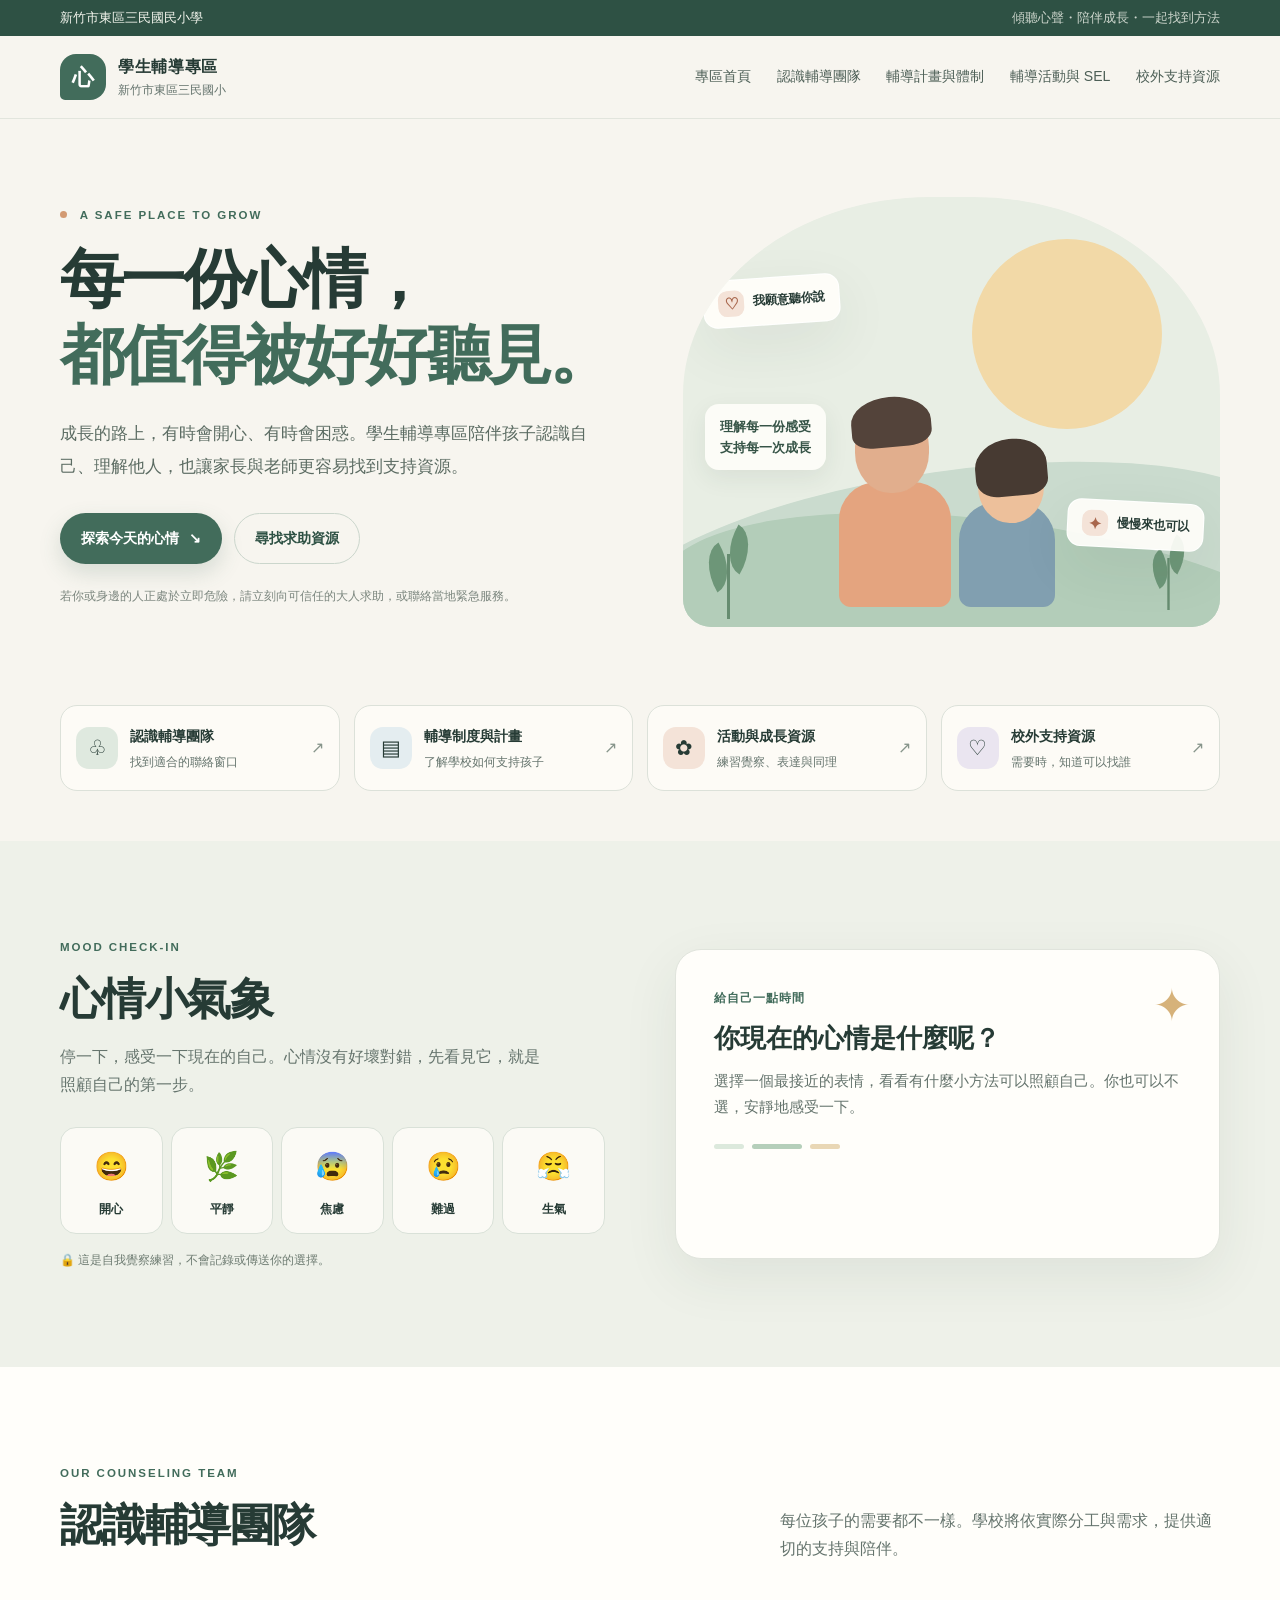
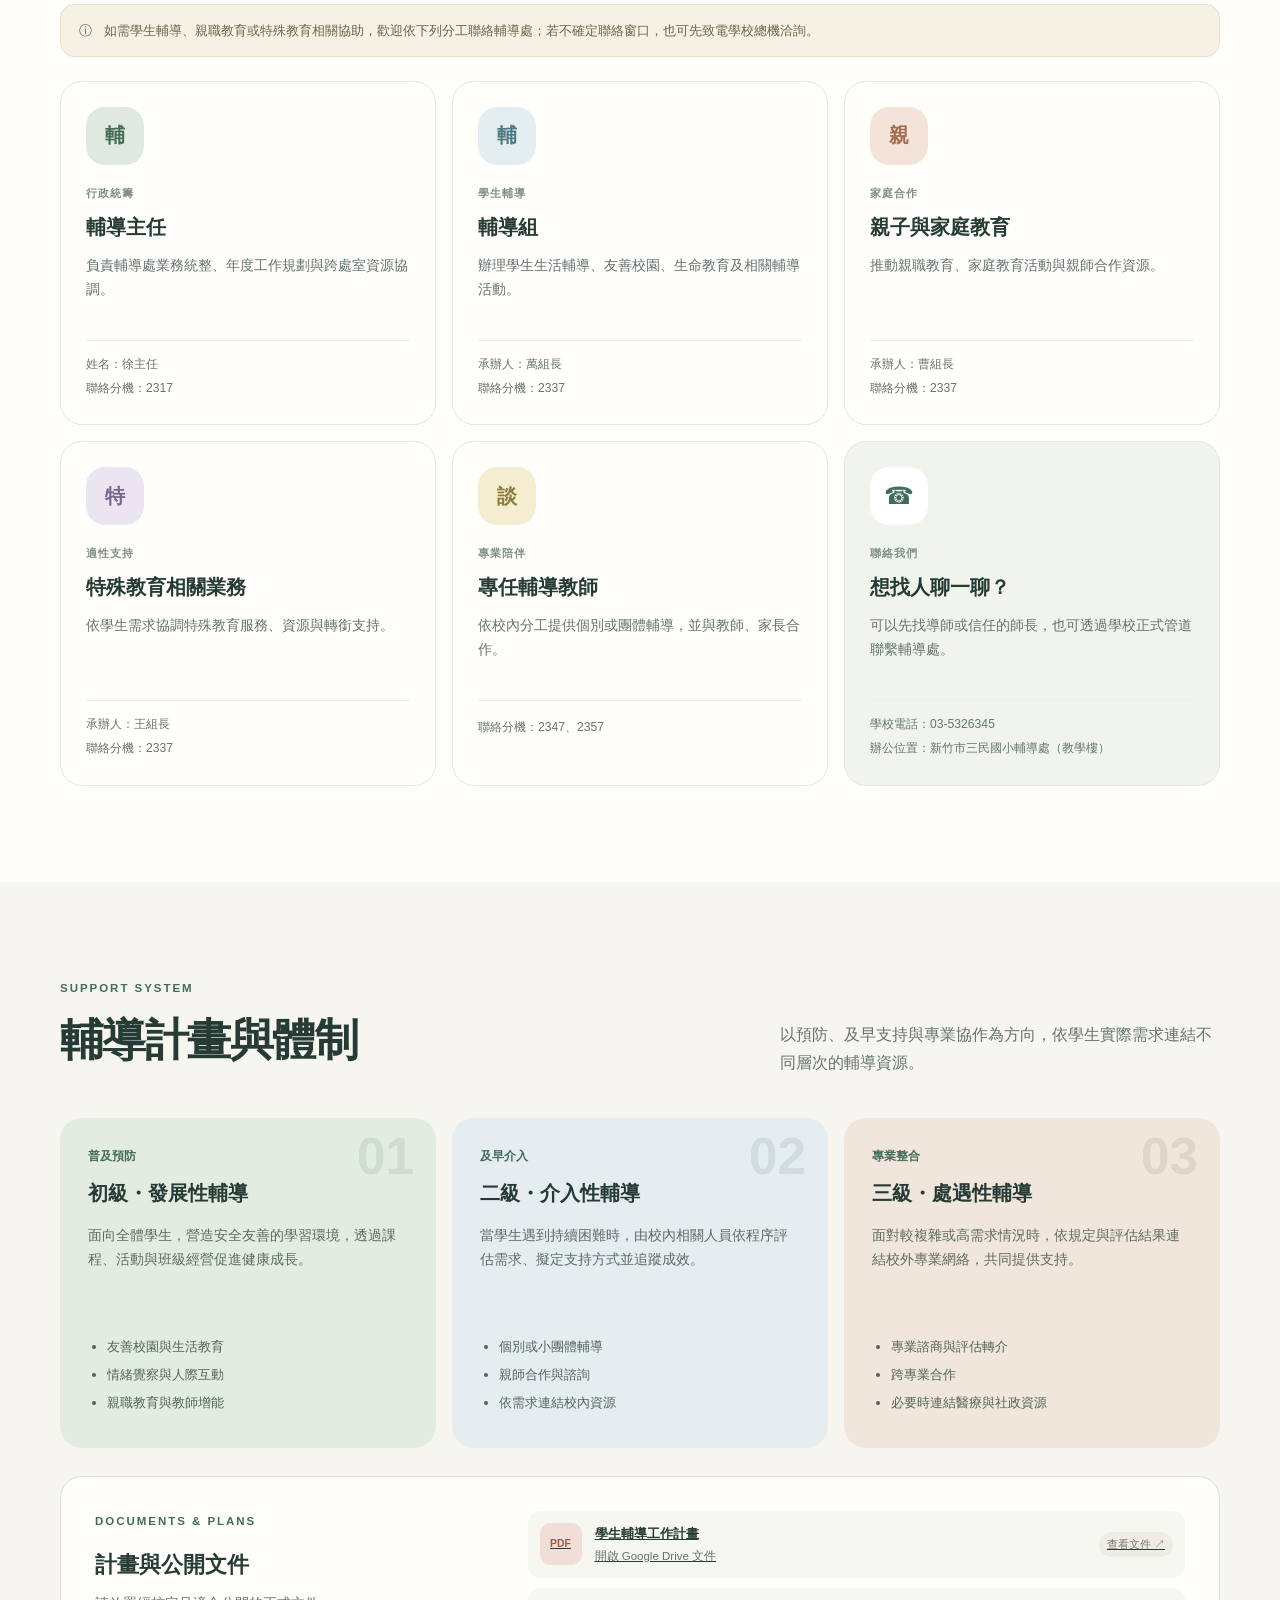
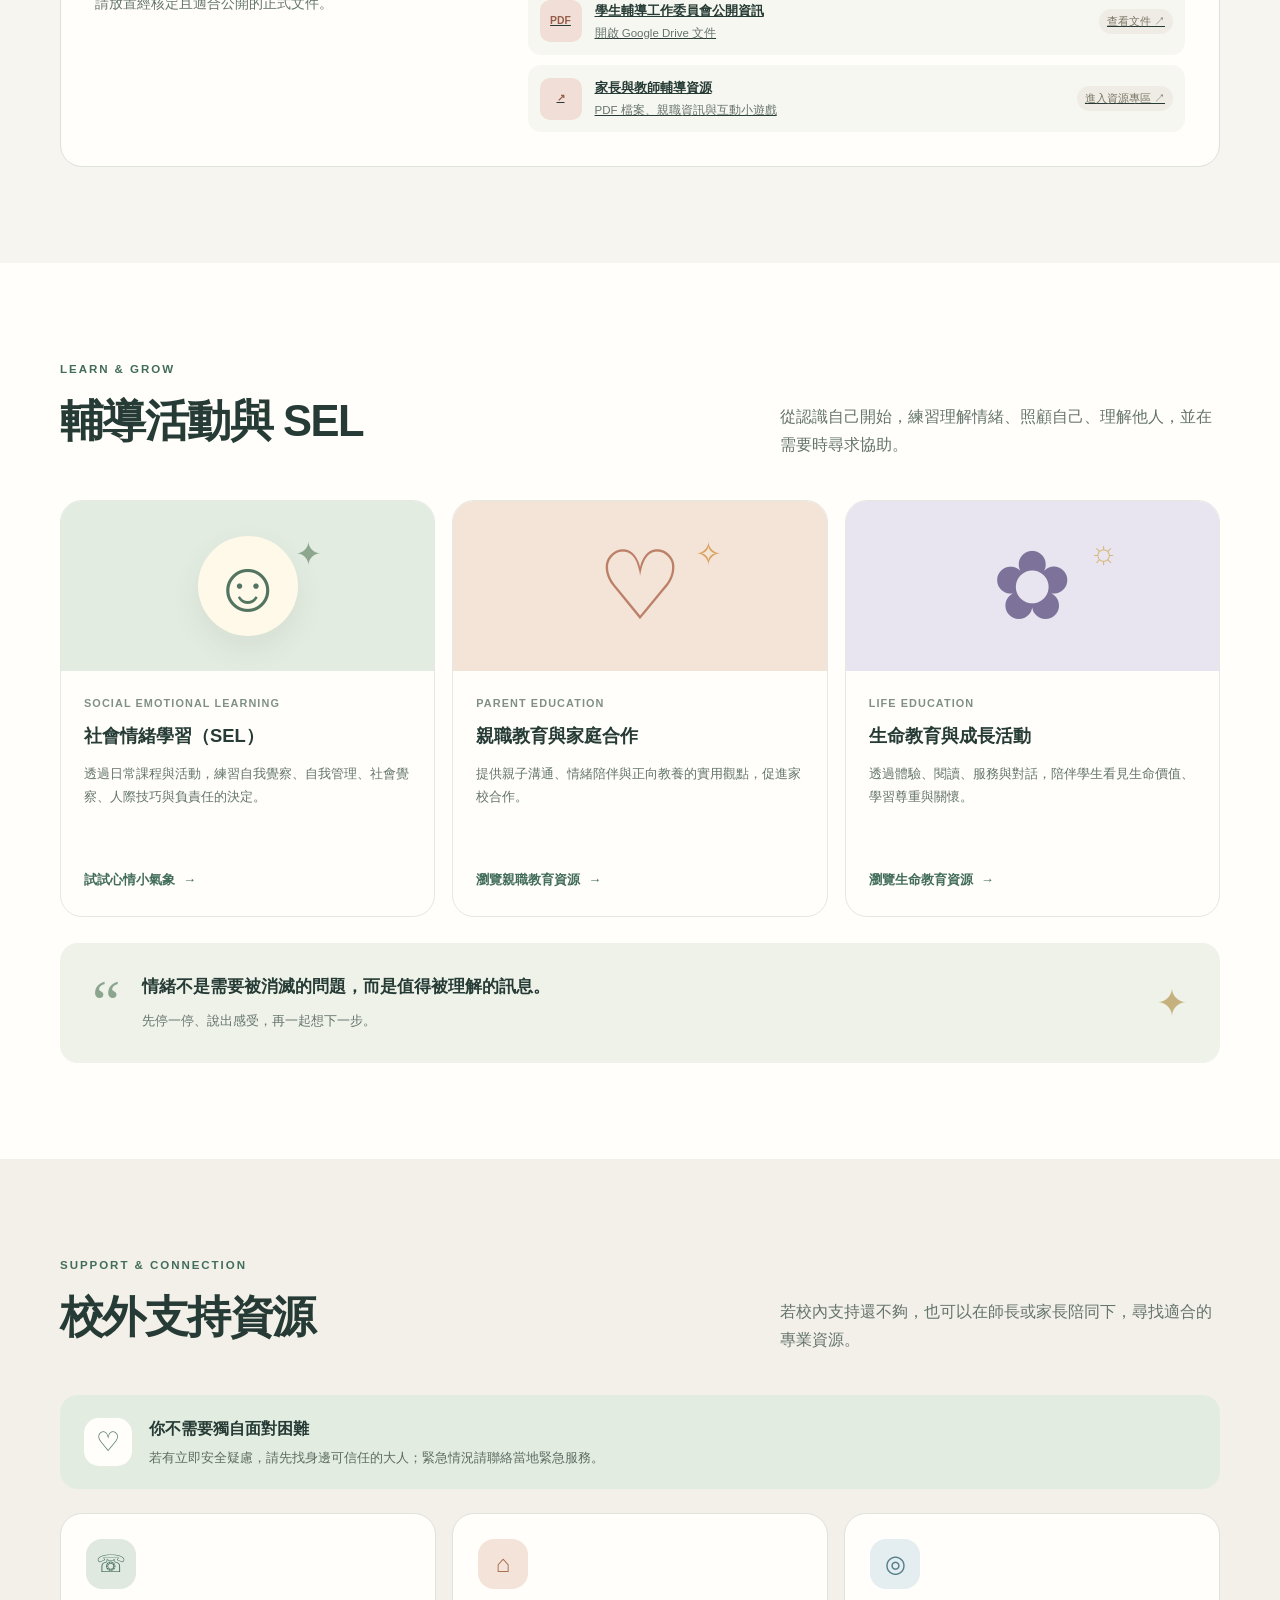
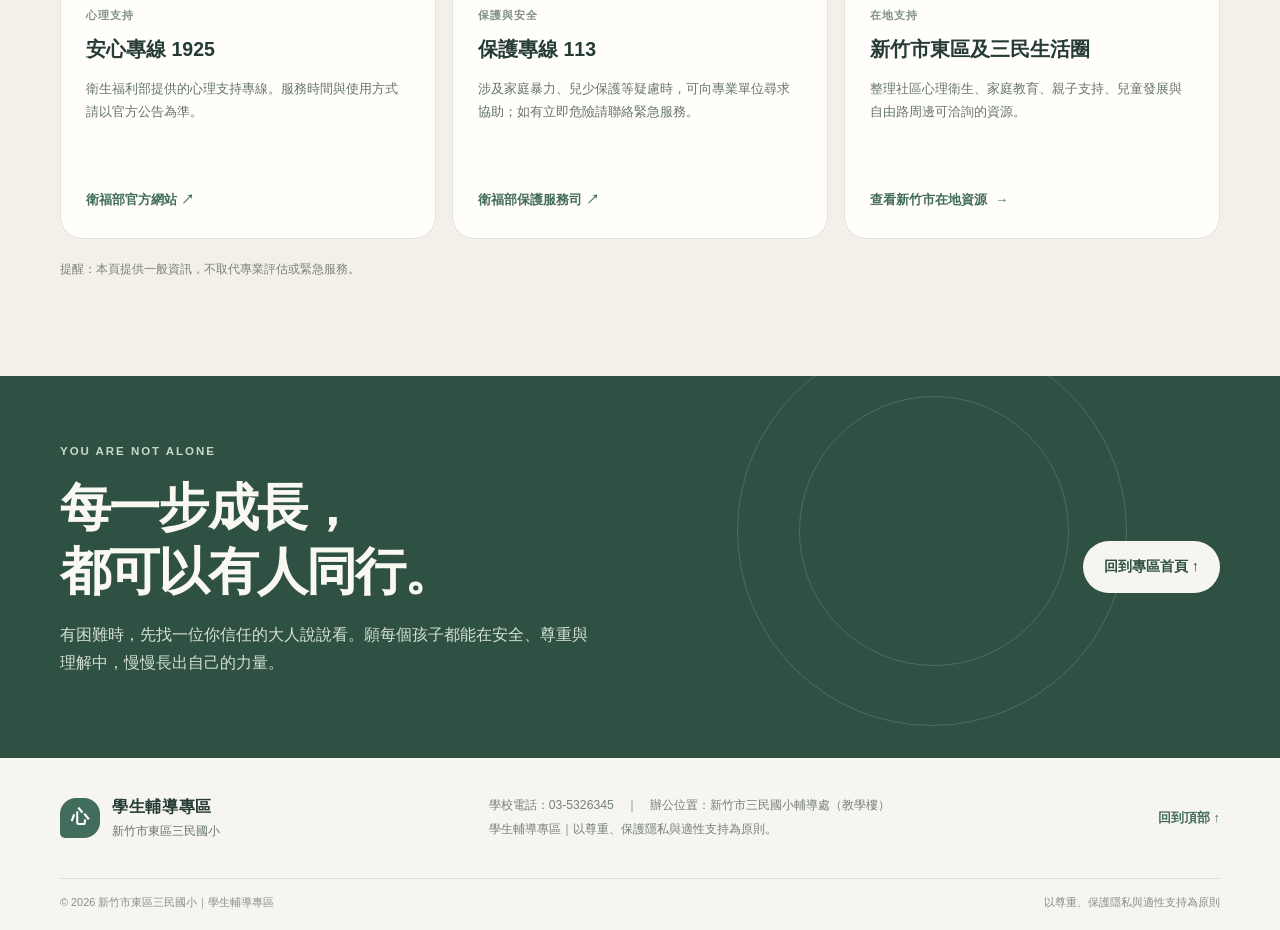
<file: index.html>
<!doctype html>
<html lang="zh-Hant">
<head>
  <meta charset="utf-8">
  <meta name="viewport" content="width=device-width, initial-scale=1">
  <meta name="description" content="新竹市東區三民國小學生輔導專區，提供學生輔導、情緒覺察、親職教育與校外支持資源。">
  <meta name="theme-color" content="#f7f5ef">
  <title>學生輔導專區｜新竹市東區三民國小</title>
  <link rel="stylesheet" href="styles.css">
</head>
<body>
  <a class="skip-link" href="#main">跳至主要內容</a>
  <div class="utility-bar">
    <div class="container utility-inner">
      <span>新竹市東區三民國民小學</span>
      <span class="utility-note">傾聽心聲・陪伴成長・一起找到方法</span>
    </div>
  </div>

  <header class="site-header">
    <div class="container header-inner">
      <a class="brand" href="#home" aria-label="學生輔導專區首頁">
        <span class="brand-mark" aria-hidden="true">心</span>
        <span class="brand-copy">
          <strong>學生輔導專區</strong>
          <small>新竹市東區三民國小</small>
        </span>
      </a>
      <button class="menu-toggle" id="menuToggle" aria-expanded="false" aria-controls="primaryNav">
        <span aria-hidden="true">☰</span><span class="sr-only">開啟導覽選單</span>
      </button>
      <nav class="primary-nav" id="primaryNav" aria-label="主要導覽">
        <a href="#home">專區首頁</a>
        <a href="#team">認識輔導團隊</a>
        <a href="#system">輔導計畫與體制</a>
        <a href="#activities">輔導活動與 SEL</a>
        <a href="#resources">校外支持資源</a>
      </nav>
    </div>
  </header>

  <main id="main">
    <section class="hero section" id="home">
      <div class="container hero-grid">
        <div class="hero-copy">
          <p class="eyebrow"><span class="eyebrow-dot"></span> A SAFE PLACE TO GROW</p>
          <h1>每一份心情，<br><span>都值得被好好聽見。</span></h1>
          <p class="hero-lead">成長的路上，有時會開心、有時會困惑。學生輔導專區陪伴孩子認識自己、理解他人，也讓家長與老師更容易找到支持資源。</p>
          <div class="hero-actions">
            <a class="button button-primary" href="#mood">探索今天的心情 <span aria-hidden="true">↘</span></a>
            <a class="button button-secondary" href="#resources">尋找求助資源</a>
          </div>
          <p class="small-note">若你或身邊的人正處於立即危險，請立刻向可信任的大人求助，或聯絡當地緊急服務。</p>
        </div>
        <div class="hero-art" aria-label="溫暖陪伴的抽象插畫">
          <div class="sun"></div><div class="hill hill-back"></div><div class="hill hill-front"></div>
          <div class="floating-card card-one"><span class="mini-icon">♡</span><span>我願意聽你說</span></div>
          <div class="floating-card card-two"><span class="mini-icon">✦</span><span>慢慢來也可以</span></div>
          <div class="plant plant-left"><i></i><i></i><b></b></div>
          <div class="plant plant-right"><i></i><i></i><b></b></div>
          <div class="people">
            <div class="person adult"><span class="hair"></span><span class="face"></span><span class="body"></span></div>
            <div class="person child"><span class="hair"></span><span class="face"></span><span class="body"></span></div>
          </div>
          <div class="art-caption">理解每一份感受<br>支持每一次成長</div>
        </div>
      </div>
    </section>

    <section class="quick-links section-tight">
      <div class="container quick-grid">
        <a class="quick-card" href="#team"><span class="quick-icon sage">♧</span><span><strong>認識輔導團隊</strong><small>找到適合的聯絡窗口</small></span><b aria-hidden="true">↗</b></a>
        <a class="quick-card" href="#system"><span class="quick-icon blue">▤</span><span><strong>輔導制度與計畫</strong><small>了解學校如何支持孩子</small></span><b aria-hidden="true">↗</b></a>
        <a class="quick-card" href="#activities"><span class="quick-icon peach">✿</span><span><strong>活動與成長資源</strong><small>練習覺察、表達與同理</small></span><b aria-hidden="true">↗</b></a>
        <a class="quick-card" href="#resources"><span class="quick-icon lavender">♡</span><span><strong>校外支持資源</strong><small>需要時，知道可以找誰</small></span><b aria-hidden="true">↗</b></a>
      </div>
    </section>

    <section class="section mood-section" id="mood">
      <div class="container two-col">
        <div>
          <p class="eyebrow">MOOD CHECK-IN</p>
          <h2>心情小氣象</h2>
          <p class="section-lead">停一下，感受一下現在的自己。心情沒有好壞對錯，先看見它，就是照顧自己的第一步。</p>
          <div class="mood-options" role="group" aria-label="選擇今天的心情">
            <button class="mood-option" data-mood="happy" aria-pressed="false"><span>😄</span><strong>開心</strong></button>
            <button class="mood-option" data-mood="calm" aria-pressed="false"><span>🌿</span><strong>平靜</strong></button>
            <button class="mood-option" data-mood="worried" aria-pressed="false"><span>😰</span><strong>焦慮</strong></button>
            <button class="mood-option" data-mood="sad" aria-pressed="false"><span>😢</span><strong>難過</strong></button>
            <button class="mood-option" data-mood="angry" aria-pressed="false"><span>😤</span><strong>生氣</strong></button>
          </div>
          <p class="privacy-note"><span aria-hidden="true">🔒</span> 這是自我覺察練習，不會記錄或傳送你的選擇。</p>
        </div>
        <div class="mood-result" id="moodResult" aria-live="polite">
          <div class="result-sparkle">✦</div>
          <p class="result-label">給自己一點時間</p>
          <h3>你現在的心情是什麼呢？</h3>
          <p>選擇一個最接近的表情，看看有什麼小方法可以照顧自己。你也可以不選，安靜地感受一下。</p>
          <div class="breathing-line"><span></span><span></span><span></span></div>
        </div>
      </div>
    </section>

    <section class="section team-section" id="team">
      <div class="container">
        <div class="section-heading">
          <div><p class="eyebrow">OUR COUNSELING TEAM</p><h2>認識輔導團隊</h2></div>
          <p>每位孩子的需要都不一樣。學校將依實際分工與需求，提供適切的支持與陪伴。</p>
        </div>
        <div class="notice-box"><span aria-hidden="true">ⓘ</span><p>如需學生輔導、親職教育或特殊教育相關協助，歡迎依下列分工聯絡輔導處；若不確定聯絡窗口，也可先致電學校總機洽詢。</p></div>
        <div class="team-grid">
          <article class="team-card">
            <div class="avatar avatar-green">輔</div><p class="card-kicker">行政統籌</p><h3>輔導主任</h3><p>負責輔導處業務統整、年度工作規劃與跨處室資源協調。</p><div class="card-meta"><span>姓名：徐主任</span><span>聯絡分機：2317</span></div>
          </article>
          <article class="team-card">
            <div class="avatar avatar-blue">輔</div><p class="card-kicker">學生輔導</p><h3>輔導組</h3><p>辦理學生生活輔導、友善校園、生命教育及相關輔導活動。</p><div class="card-meta"><span>承辦人：萬組長</span><span>聯絡分機：2337</span></div>
          </article>
          <article class="team-card">
            <div class="avatar avatar-peach">親</div><p class="card-kicker">家庭合作</p><h3>親子與家庭教育</h3><p>推動親職教育、家庭教育活動與親師合作資源。</p><div class="card-meta"><span>承辦人：曹組長</span><span>聯絡分機：2337</span></div>
          </article>
          <article class="team-card">
            <div class="avatar avatar-lavender">特</div><p class="card-kicker">適性支持</p><h3>特殊教育相關業務</h3><p>依學生需求協調特殊教育服務、資源與轉銜支持。</p><div class="card-meta"><span>承辦人：王組長</span><span>聯絡分機：2337</span></div>
          </article>
          <article class="team-card">
            <div class="avatar avatar-yellow">談</div><p class="card-kicker">專業陪伴</p><h3>專任輔導教師</h3><p>依校內分工提供個別或團體輔導，並與教師、家長合作。</p><div class="card-meta"><span></span><span>聯絡分機：2347、2357</span></div>
          </article>
          <article class="team-card team-card-contact">
            <div class="contact-symbol">☎</div><p class="card-kicker">聯絡我們</p><h3>想找人聊一聊？</h3><p>可以先找導師或信任的師長，也可透過學校正式管道聯繫輔導處。</p><div class="card-meta"><span>學校電話：03-5326345</span><span>辦公位置：新竹市三民國小輔導處（教學樓）</span></div>
          </article>
        </div>
      </div>
    </section>

    <section class="section system-section" id="system">
      <div class="container">
        <div class="section-heading">
          <div><p class="eyebrow">SUPPORT SYSTEM</p><h2>輔導計畫與體制</h2></div>
          <p>以預防、及早支持與專業協作為方向，依學生實際需求連結不同層次的輔導資源。</p>
        </div>
        <div class="tier-grid">
          <article class="tier-card tier-one"><span class="tier-number">01</span><p class="tier-label">普及預防</p><h3>初級・發展性輔導</h3><p>面向全體學生，營造安全友善的學習環境，透過課程、活動與班級經營促進健康成長。</p><ul><li>友善校園與生活教育</li><li>情緒覺察與人際互動</li><li>親職教育與教師增能</li></ul></article>
          <article class="tier-card tier-two"><span class="tier-number">02</span><p class="tier-label">及早介入</p><h3>二級・介入性輔導</h3><p>當學生遇到持續困難時，由校內相關人員依程序評估需求、擬定支持方式並追蹤成效。</p><ul><li>個別或小團體輔導</li><li>親師合作與諮詢</li><li>依需求連結校內資源</li></ul></article>
          <article class="tier-card tier-three"><span class="tier-number">03</span><p class="tier-label">專業整合</p><h3>三級・處遇性輔導</h3><p>面對較複雜或高需求情況時，依規定與評估結果連結校外專業網絡，共同提供支持。</p><ul><li>專業諮商與評估轉介</li><li>跨專業合作</li><li>必要時連結醫療與社政資源</li></ul></article>
        </div>
        <div class="documents-panel">
          <div><p class="eyebrow">DOCUMENTS & PLANS</p><h3>計畫與公開文件</h3><p>請放置經核定且適合公開的正式文件。</p></div>
          <div class="document-list">
            <a class="document-row document-link" href="https://drive.google.com/file/d/1GmZldthE5FtxTvCzI0TSp_wkiRXWJHow/view?usp=drive_link" target="_blank" rel="noopener noreferrer"><span class="file-icon">PDF</span><span><strong>學生輔導工作計畫</strong><small>開啟 Google Drive 文件</small></span><span class="status-pill">查看文件 ↗</span></a>
            <a class="document-row document-link" href="https://drive.google.com/file/d/1ZSVcn5nUOhTAtHaq3iB6e8O9akgnYnOX/view?usp=drive_link" target="_blank" rel="noopener noreferrer"><span class="file-icon">PDF</span><span><strong>學生輔導工作委員會公開資訊</strong><small>開啟 Google Drive 文件</small></span><span class="status-pill">查看文件 ↗</span></a>
            <a class="document-row document-link" href="resources.html"><span class="file-icon">↗</span><span><strong>家長與教師輔導資源</strong><small>PDF 檔案、親職資訊與互動小遊戲</small></span><span class="status-pill">進入資源專區 ↗</span></a>
          </div>
        </div>
      </div>
    </section>

    <section class="section activities-section" id="activities">
      <div class="container">
        <div class="section-heading">
          <div><p class="eyebrow">LEARN & GROW</p><h2>輔導活動與 SEL</h2></div>
          <p>從認識自己開始，練習理解情緒、照顧自己、理解他人，並在需要時尋求協助。</p>
        </div>
        <div class="activity-grid">
          <article class="activity-card activity-sel"><div class="activity-illustration"><span class="illustration-face">☺</span><span class="illustration-leaf">✦</span></div><div class="activity-content"><p class="card-kicker">SOCIAL EMOTIONAL LEARNING</p><h3>社會情緒學習（SEL）</h3><p>透過日常課程與活動，練習自我覺察、自我管理、社會覺察、人際技巧與負責任的決定。</p><a href="#mood" class="text-link">試試心情小氣象 <span>→</span></a></div></article>
          <article class="activity-card activity-family"><div class="activity-illustration"><span class="family-heart">♡</span><span class="family-spark">✧</span></div><div class="activity-content"><p class="card-kicker">PARENT EDUCATION</p><h3>親職教育與家庭合作</h3><p>提供親子溝通、情緒陪伴與正向教養的實用觀點，促進家校合作。</p><a href="parent-resources.html" class="text-link">瀏覽親職教育資源 <span>→</span></a></div></article>
          <article class="activity-card activity-life"><div class="activity-illustration"><span class="life-flower">✿</span><span class="life-sun">☼</span></div><div class="activity-content"><p class="card-kicker">LIFE EDUCATION</p><h3>生命教育與成長活動</h3><p>透過體驗、閱讀、服務與對話，陪伴學生看見生命價值、學習尊重與關懷。</p><a href="life-education.html" class="text-link">瀏覽生命教育資源 <span>→</span></a></div></article>
        </div>
        <div class="quote-band"><span class="quote-mark">“</span><div><p>情緒不是需要被消滅的問題，而是值得被理解的訊息。</p><small>先停一停、說出感受，再一起想下一步。</small></div><span class="quote-decoration">✦</span></div>
      </div>
    </section>

    <section class="section resources-section" id="resources">
      <div class="container">
        <div class="section-heading">
          <div><p class="eyebrow">SUPPORT & CONNECTION</p><h2>校外支持資源</h2></div>
          <p>若校內支持還不夠，也可以在師長或家長陪同下，尋找適合的專業資源。</p>
        </div>
        <div class="safety-banner"><span class="safety-icon">♡</span><div><strong>你不需要獨自面對困難</strong><p>若有立即安全疑慮，請先找身邊可信任的大人；緊急情況請聯絡當地緊急服務。</p></div></div>
        <div class="resource-grid">
          <article class="resource-card"><div class="resource-icon icon-green">☏</div><p class="card-kicker">心理支持</p><h3>安心專線 1925</h3><p>衛生福利部提供的心理支持專線。服務時間與使用方式請以官方公告為準。</p><a href="https://www.mohw.gov.tw/" target="_blank" rel="noopener noreferrer" class="text-link">衛福部官方網站 ↗</a></article>
          <article class="resource-card"><div class="resource-icon icon-peach">⌂</div><p class="card-kicker">保護與安全</p><h3>保護專線 113</h3><p>涉及家庭暴力、兒少保護等疑慮時，可向專業單位尋求協助；如有立即危險請聯絡緊急服務。</p><a href="https://dep.mohw.gov.tw/DOPS/" target="_blank" rel="noopener noreferrer" class="text-link">衛福部保護服務司 ↗</a></article>
          
<article class="resource-card">
  <div class="resource-icon icon-blue">◎</div>
  <p class="card-kicker">在地支持</p>
  <h3>新竹市東區及三民生活圈</h3>
  <p>整理社區心理衛生、家庭教育、親子支持、兒童發展與自由路周邊可洽詢的資源。</p>
  <a href="local-support.html" class="text-link">
    查看新竹市在地資源 <span>→</span>
  </a>
</article>

        </div>
        <p class="resource-disclaimer">提醒：本頁提供一般資訊，不取代專業評估或緊急服務。</p>
      </div>
    </section>

    <section class="closing-section">
      <div class="container closing-inner">
        <div><p class="eyebrow">YOU ARE NOT ALONE</p><h2>每一步成長，<br>都可以有人同行。</h2><p>有困難時，先找一位你信任的大人說說看。願每個孩子都能在安全、尊重與理解中，慢慢長出自己的力量。</p></div>
        <a class="button button-light" href="#home">回到專區首頁 ↑</a>
        <div class="closing-orbit orbit-one"></div><div class="closing-orbit orbit-two"></div>
      </div>
    </section>
  </main>

  <footer class="site-footer">
    <div class="container footer-main">
      <div class="footer-brand"><span class="brand-mark" aria-hidden="true">心</span><div><strong>學生輔導專區</strong><small>新竹市東區三民國小</small></div></div>
      <div class="footer-info"><p>學校電話：03-5326345　｜　辦公位置：新竹市三民國小輔導處（教學樓）</p><p>學生輔導專區｜以尊重、保護隱私與適性支持為原則。</p></div>
      <a class="back-top" href="#home">回到頂部 ↑</a>
    </div>
    <div class="container footer-bottom"><span>© <span id="currentYear"></span> 新竹市東區三民國小｜學生輔導專區</span><span>以尊重、保護隱私與適性支持為原則</span></div>
  </footer>
  <script src="script.js"></script>
</body>
</html>
</file>
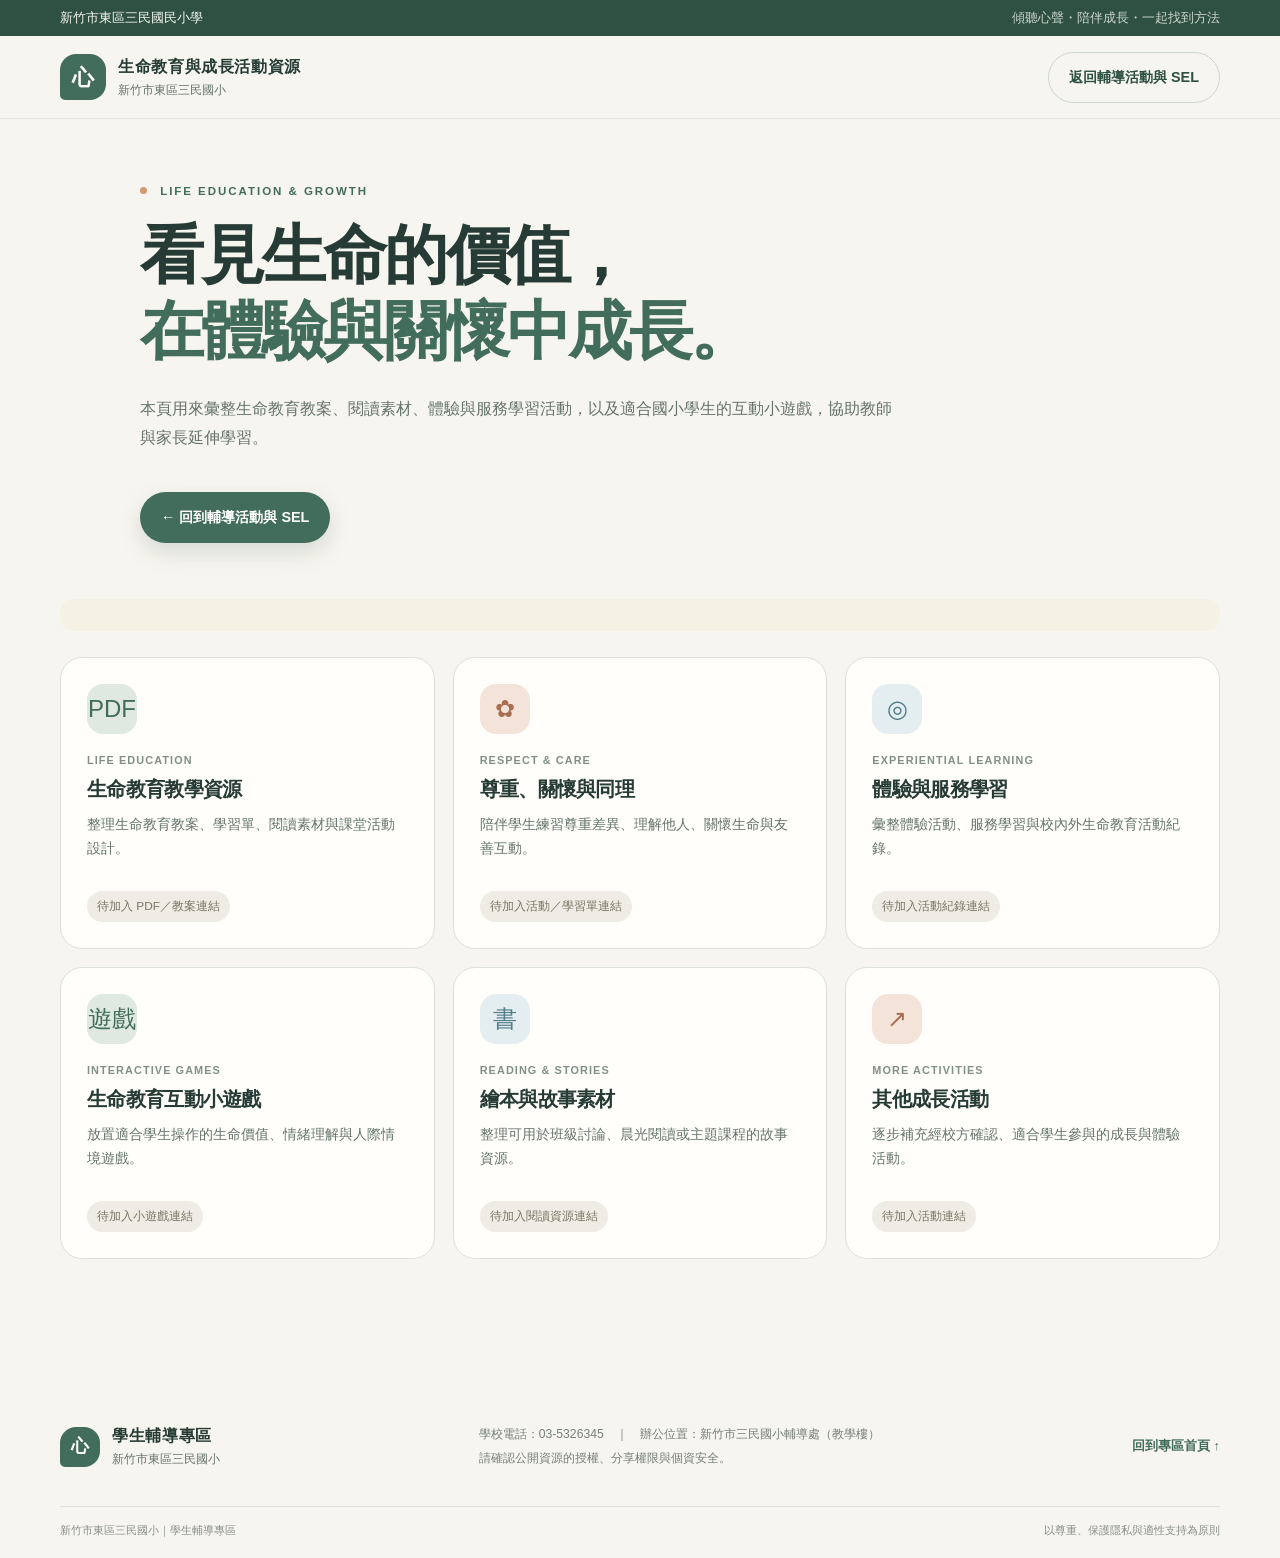
<file: life-education.html>
<!doctype html>
<html lang="zh-Hant">
<head>
  <meta charset="utf-8">
  <meta name="viewport" content="width=device-width, initial-scale=1">
  <meta name="description" content="生命教育與成長活動資源｜新竹市東區三民國小學生輔導專區">
  <meta name="theme-color" content="#f7f5ef">
  <title>生命教育與成長活動資源｜新竹市東區三民國小</title>
  <link rel="stylesheet" href="styles.css">
  <style>
    .portal-hero { padding: 62px 0 38px; }
    .portal-hero .container { max-width: 1000px; }
    .portal-intro { max-width: 760px; color: var(--muted); font-size: 1.02rem; }
    .portal-note { padding: 16px 20px; border-radius: 14px; background: #f5f1e4; color: #6e644b; font-size: .84rem; margin: 0 0 26px; }
    .portal-grid { display: grid; grid-template-columns: repeat(3, minmax(0, 1fr)); gap: 18px; padding-bottom: 78px; }
    .portal-card { display:flex; flex-direction:column; padding: 26px; border: 1px solid var(--line); border-radius: var(--radius); background: var(--white); min-height: 260px; }
    .portal-card h2 { font-size: 1.25rem; margin-bottom: 10px; }
    .portal-card p:not(.card-kicker) { color: var(--muted); font-size: .88rem; }
    .portal-links { margin-top:auto; padding-top:16px; }
    .portal-placeholder { display:inline-block; padding:5px 10px; border-radius:999px; background:#eeece4; color:#7a7565; font-size:.74rem; }
    .portal-back { margin-top: 24px; }
    @media (max-width: 800px) { .portal-grid { grid-template-columns: 1fr; } .portal-hero { padding-top: 42px; } }
  </style>
</head>
<body>
  <a class="skip-link" href="#main">跳至主要內容</a>
  <div class="utility-bar"><div class="container utility-inner"><span>新竹市東區三民國民小學</span><span class="utility-note">傾聽心聲・陪伴成長・一起找到方法</span></div></div>
  <header class="site-header">
    <div class="container header-inner">
      <a class="brand" href="index.html#home" aria-label="學生輔導專區首頁">
        <span class="brand-mark" aria-hidden="true">心</span>
        <span class="brand-copy"><strong>生命教育與成長活動資源</strong><small>新竹市東區三民國小</small></span>
      </a>
      <a class="button button-secondary" href="index.html#activities">返回輔導活動與 SEL</a>
    </div>
  </header>
  <main id="main">
    <section class="portal-hero">
      <div class="container">
        <p class="eyebrow"><span class="eyebrow-dot"></span> LIFE EDUCATION & GROWTH</p>
        <h1>看見生命的價值，<br><span>在體驗與關懷中成長。</span></h1>
        <p class="portal-intro">本頁用來彙整生命教育教案、閱讀素材、體驗與服務學習活動，以及適合國小學生的互動小遊戲，協助教師與家長延伸學習。</p>
        <a class="button button-primary portal-back" href="index.html#activities">← 回到輔導活動與 SEL</a>
      </div>
    </section>
    <section class="section-tight">
      <div class="container">
        <div class="portal-note"></div>
        <div class="portal-grid">
          <article class="portal-card">
            <div class="resource-icon icon-green">PDF</div>
            <p class="card-kicker">LIFE EDUCATION</p>
            <h2>生命教育教學資源</h2>
            <p>整理生命教育教案、學習單、閱讀素材與課堂活動設計。</p>
            <div class="portal-links">
              <span class="portal-placeholder">待加入 PDF／教案連結</span>
            </div>
          </article>

          <article class="portal-card">
            <div class="resource-icon icon-peach">✿</div>
            <p class="card-kicker">RESPECT & CARE</p>
            <h2>尊重、關懷與同理</h2>
            <p>陪伴學生練習尊重差異、理解他人、關懷生命與友善互動。</p>
            <div class="portal-links">
              <span class="portal-placeholder">待加入活動／學習單連結</span>
            </div>
          </article>

          <article class="portal-card">
            <div class="resource-icon icon-blue">◎</div>
            <p class="card-kicker">EXPERIENTIAL LEARNING</p>
            <h2>體驗與服務學習</h2>
            <p>彙整體驗活動、服務學習與校內外生命教育活動紀錄。</p>
            <div class="portal-links">
              <span class="portal-placeholder">待加入活動紀錄連結</span>
            </div>
          </article>

          <article class="portal-card">
            <div class="resource-icon icon-green">遊戲</div>
            <p class="card-kicker">INTERACTIVE GAMES</p>
            <h2>生命教育互動小遊戲</h2>
            <p>放置適合學生操作的生命價值、情緒理解與人際情境遊戲。</p>
            <div class="portal-links">
              <span class="portal-placeholder">待加入小遊戲連結</span>
            </div>
          </article>

          <article class="portal-card">
            <div class="resource-icon icon-blue">書</div>
            <p class="card-kicker">READING & STORIES</p>
            <h2>繪本與故事素材</h2>
            <p>整理可用於班級討論、晨光閱讀或主題課程的故事資源。</p>
            <div class="portal-links">
              <span class="portal-placeholder">待加入閱讀資源連結</span>
            </div>
          </article>

          <article class="portal-card">
            <div class="resource-icon icon-peach">↗</div>
            <p class="card-kicker">MORE ACTIVITIES</p>
            <h2>其他成長活動</h2>
            <p>逐步補充經校方確認、適合學生參與的成長與體驗活動。</p>
            <div class="portal-links">
              <span class="portal-placeholder">待加入活動連結</span>
            </div>
          </article>
        </div>
      </div>
    </section>
  </main>
  <footer class="site-footer">
    <div class="container footer-main">
      <div class="footer-brand"><span class="brand-mark" aria-hidden="true">心</span><div><strong>學生輔導專區</strong><small>新竹市東區三民國小</small></div></div>
      <div class="footer-info"><p>學校電話：03-5326345　｜　辦公位置：新竹市三民國小輔導處（教學樓）</p><p>請確認公開資源的授權、分享權限與個資安全。</p></div>
      <a class="back-top" href="index.html#home">回到專區首頁 ↑</a>
    </div>
    <div class="container footer-bottom"><span>新竹市東區三民國小｜學生輔導專區</span><span>以尊重、保護隱私與適性支持為原則</span></div>
  </footer>
</body>
</html>
</file>
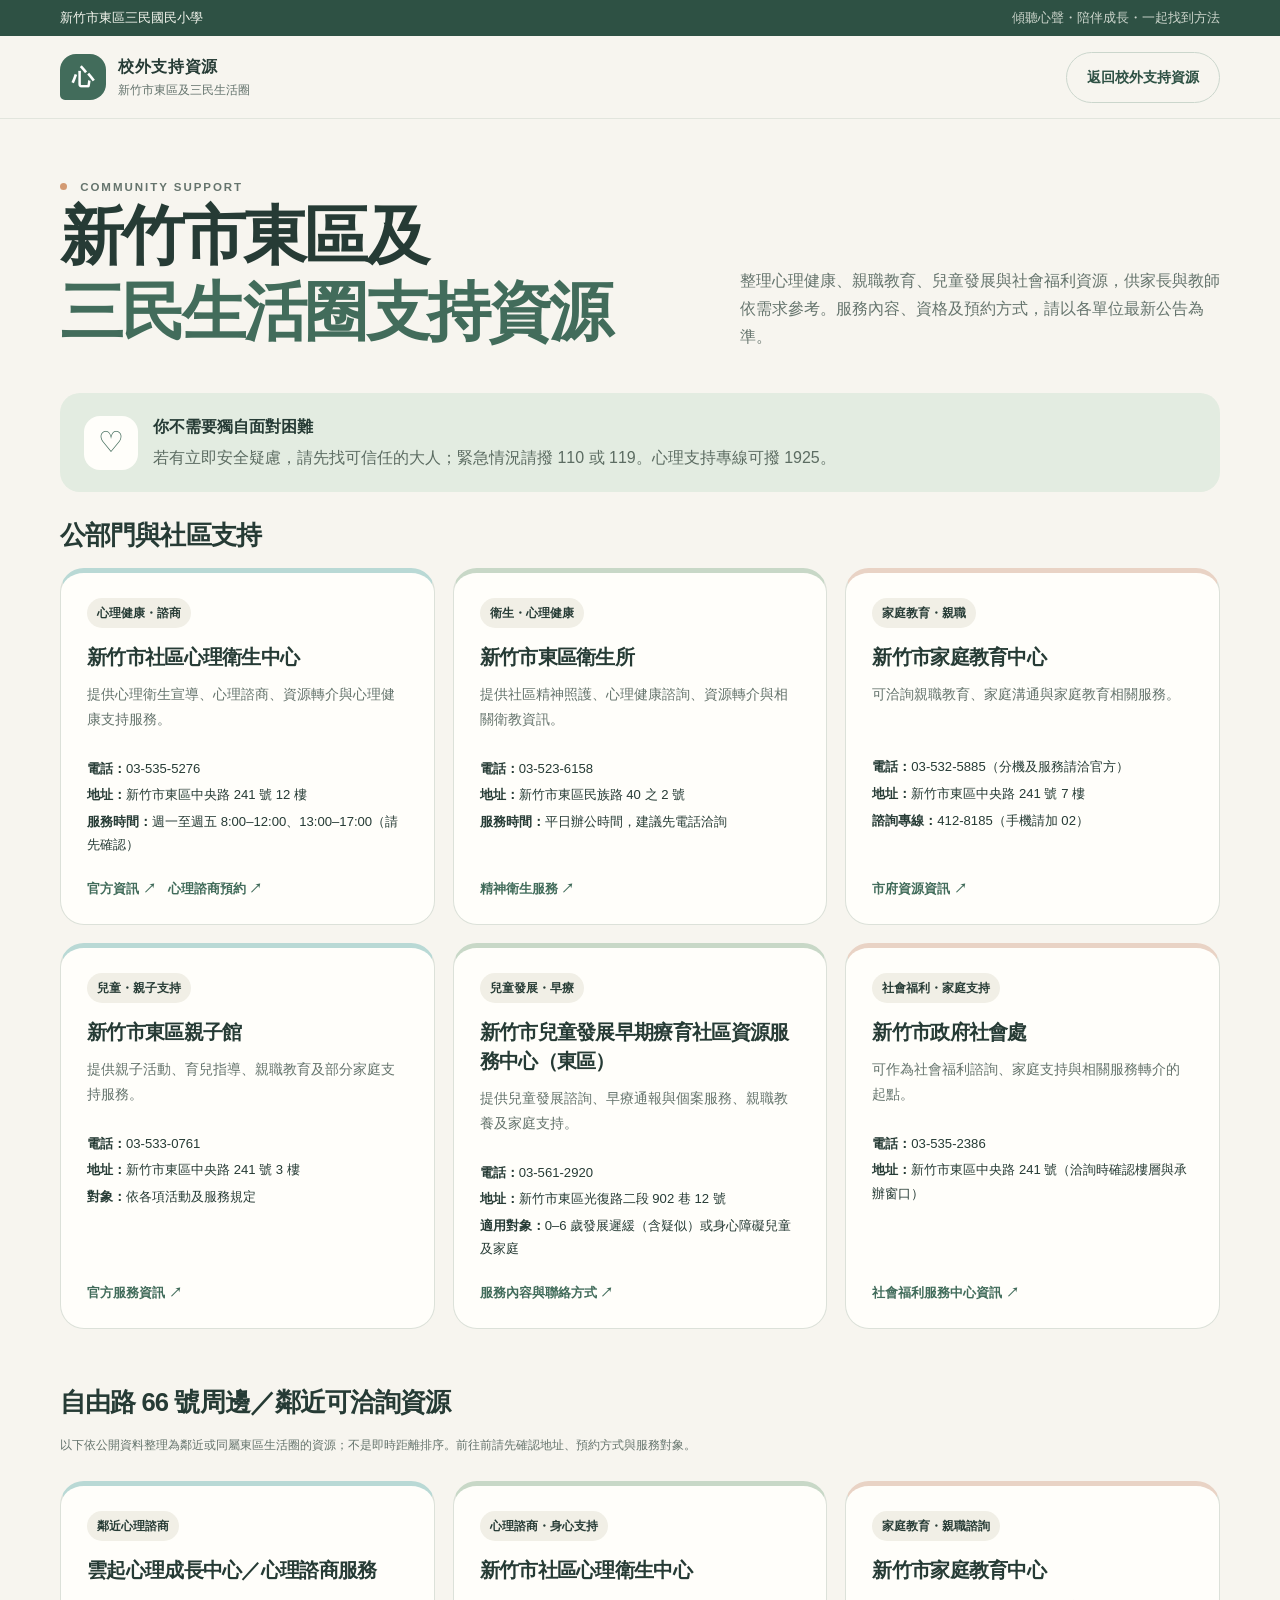
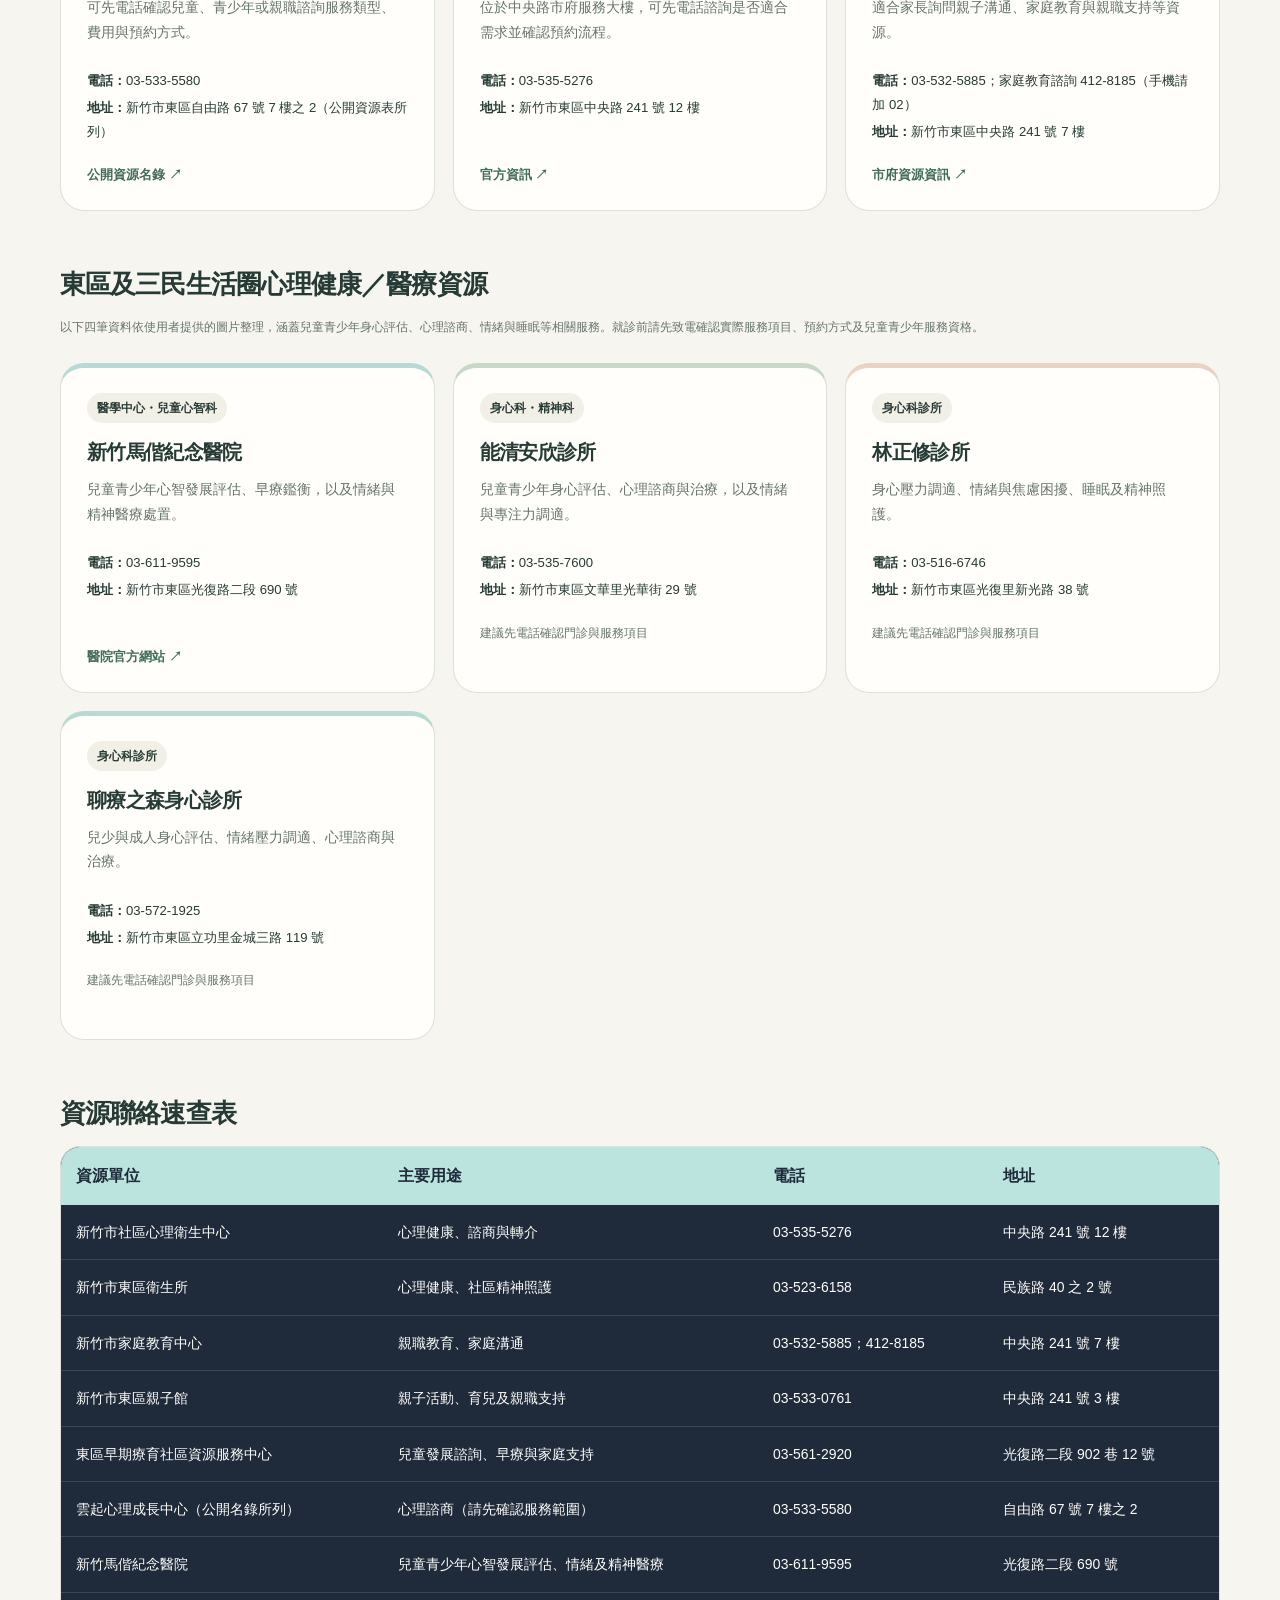
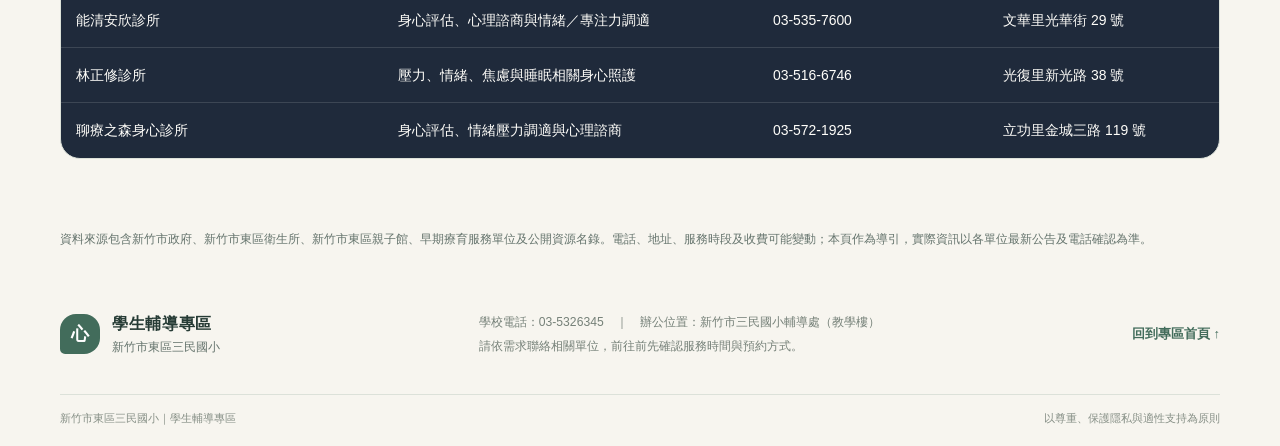
<file: local-support.html>
<!doctype html>
<html lang="zh-Hant">
<head>
<meta charset="utf-8">
<meta name="viewport" content="width=device-width, initial-scale=1">
<meta name="description" content="新竹市東區及三民生活圈學生、家長與教師可參考的心理健康、家庭教育、兒童發展與社會福利資源。">
<meta name="theme-color" content="#1f2a3b">
<title>新竹市東區及三民生活圈支持資源｜三民國小學生輔導專區</title>
<link rel="stylesheet" href="styles.css">
<style>
.local-hero{padding:58px 0 30px}.local-hero .container{display:flex;justify-content:space-between;align-items:end;gap:28px}.local-hero h1{margin-bottom:0}.local-hero p{max-width:480px;color:var(--muted);margin:0}
.local-alert{display:flex;gap:15px;align-items:center;background:#e3ece1;border-radius:20px;padding:20px 24px;margin:12px auto 28px}.local-alert .symbol{display:grid;place-items:center;flex:0 0 54px;height:54px;border-radius:16px;background:#fffefa;font-size:1.8rem;color:var(--green)}.local-alert p{margin:0;color:#5c6c62}.local-alert strong{display:block;color:var(--ink);margin-bottom:3px}
.local-grid{display:grid;grid-template-columns:repeat(3,minmax(0,1fr));gap:18px;padding-bottom:34px}.local-card{display:flex;flex-direction:column;padding:25px 26px 23px;border:1px solid var(--line);border-radius:24px;background:var(--white);min-height:315px}.local-card:nth-child(3n+1){border-top:5px solid #b9d9d5}.local-card:nth-child(3n+2){border-top:5px solid #c8d8c7}.local-card:nth-child(3n){border-top:5px solid #e9d3c5}
.local-tag{display:inline-flex;align-self:flex-start;padding:5px 10px;border-radius:999px;background:#f1efe6;font-size:.72rem;font-weight:800;margin-bottom:15px}.local-card h2{font-size:1.25rem;line-height:1.45;margin-bottom:10px}.local-card .description{color:var(--muted);font-size:.88rem;min-height:48px}.local-details{margin-top:8px;font-size:.82rem;line-height:1.8}.local-details p{margin:3px 0}.local-links{margin-top:auto;padding-top:18px;display:flex;flex-wrap:wrap;gap:12px}.local-links a{color:var(--green);font-weight:800;font-size:.82rem;text-decoration:none}.local-links a:hover{text-decoration:underline}.local-section-title{font-size:1.6rem;margin:24px 0 16px}.local-table-wrap{overflow-x:auto;border-radius:20px;border:1px solid var(--line);background:#1f2a3b;margin-bottom:70px}.local-table{width:100%;border-collapse:collapse;min-width:760px;color:#fffefa}.local-table th{background:#bce4df;color:#1f2a3b;text-align:left;padding:15px}.local-table td{padding:15px;border-bottom:1px solid rgba(255,255,255,.13);vertical-align:top;font-size:.87rem}.local-table tr:last-child td{border-bottom:0}.local-table a{color:#bce4df}.source-note{font-size:.78rem;color:var(--muted);margin:0 0 24px}
@media(max-width:850px){.local-grid{grid-template-columns:repeat(2,minmax(0,1fr))}.local-hero .container{display:block}.local-hero p{margin-top:15px}}
@media(max-width:600px){.local-grid{grid-template-columns:1fr}.local-card{min-height:0}.local-alert{align-items:flex-start;padding:16px}.local-hero{padding-top:40px}}
</style>
</head>
<body>
<a class="skip-link" href="#main">跳至主要內容</a>
<div class="utility-bar"><div class="container utility-inner"><span>新竹市東區三民國民小學</span><span class="utility-note">傾聽心聲・陪伴成長・一起找到方法</span></div></div>
<header class="site-header"><div class="container header-inner">
<a class="brand" href="index.html#home"><span class="brand-mark" aria-hidden="true">心</span><span class="brand-copy"><strong>校外支持資源</strong><small>新竹市東區及三民生活圈</small></span></a>
<a class="button button-secondary" href="index.html#resources">返回校外支持資源</a>
</div></header>
<main id="main">
<section class="local-hero"><div class="container"><div><p class="eyebrow"><span class="eyebrow-dot"></span> COMMUNITY SUPPORT</p><h1>新竹市東區及<br><span>三民生活圈支持資源</span></h1></div><p>整理心理健康、親職教育、兒童發展與社會福利資源，供家長與教師依需求參考。服務內容、資格及預約方式，請以各單位最新公告為準。</p></div></section>
<div class="container">
<div class="local-alert"><span class="symbol" aria-hidden="true">♡</span><div><strong>你不需要獨自面對困難</strong><p>若有立即安全疑慮，請先找可信任的大人；緊急情況請撥 110 或 119。心理支持專線可撥 1925。</p></div></div>
<h2 class="local-section-title">公部門與社區支持</h2>
<div class="local-grid">
<article class="local-card"><span class="local-tag">心理健康・諮商</span><h2>新竹市社區心理衛生中心</h2><p class="description">提供心理衛生宣導、心理諮商、資源轉介與心理健康支持服務。</p><div class="local-details"><p><strong>電話：</strong>03-535-5276</p><p><strong>地址：</strong>新竹市東區中央路 241 號 12 樓</p><p><strong>服務時間：</strong>週一至週五 8:00–12:00、13:00–17:00（請先確認）</p></div><div class="local-links"><a href="https://shc.hccg.gov.tw/ch/home.jsp?id=123&parentpath=0%2C20%2C58" target="_blank" rel="noopener">官方資訊 ↗</a><a href="https://dgservice.hccg.gov.tw/" target="_blank" rel="noopener">心理諮商預約 ↗</a></div></article>
<article class="local-card"><span class="local-tag">衛生・心理健康</span><h2>新竹市東區衛生所</h2><p class="description">提供社區精神照護、心理健康諮詢、資源轉介與相關衛教資訊。</p><div class="local-details"><p><strong>電話：</strong>03-523-6158</p><p><strong>地址：</strong>新竹市東區民族路 40 之 2 號</p><p><strong>服務時間：</strong>平日辦公時間，建議先電話洽詢</p></div><div class="local-links"><a href="https://e-health.hcchb.gov.tw/ch/home.jsp?id=22&parentpath=0%2C2%2C7" target="_blank" rel="noopener">精神衛生服務 ↗</a></div></article>
<article class="local-card"><span class="local-tag">家庭教育・親職</span><h2>新竹市家庭教育中心</h2><p class="description">可洽詢親職教育、家庭溝通與家庭教育相關服務。</p><div class="local-details"><p><strong>電話：</strong>03-532-5885（分機及服務請洽官方）</p><p><strong>地址：</strong>新竹市東區中央路 241 號 7 樓</p><p><strong>諮詢專線：</strong>412-8185（手機請加 02）</p></div><div class="local-links"><a href="https://dep-personnel.hccg.gov.tw/uploaddowndoc?file=assist%2F202605181833460.pdf&filedisplay=115%E5%B9%B4EAP%E8%B3%87%E6%BA%90%E5%9C%B0%E5%9C%96.pdf&flag=doc" target="_blank" rel="noopener">市府資源資訊 ↗</a></div></article>
<article class="local-card"><span class="local-tag">兒童・親子支持</span><h2>新竹市東區親子館</h2><p class="description">提供親子活動、育兒指導、親職教育及部分家庭支持服務。</p><div class="local-details"><p><strong>電話：</strong>03-533-0761</p><p><strong>地址：</strong>新竹市東區中央路 241 號 3 樓</p><p><strong>對象：</strong>依各項活動及服務規定</p></div><div class="local-links"><a href="https://wpcc.hccg.gov.tw/little_sun/?parent_id=319" target="_blank" rel="noopener">官方服務資訊 ↗</a></div></article>
<article class="local-card"><span class="local-tag">兒童發展・早療</span><h2>新竹市兒童發展早期療育社區資源服務中心（東區）</h2><p class="description">提供兒童發展諮詢、早療通報與個案服務、親職教養及家庭支持。</p><div class="local-details"><p><strong>電話：</strong>03-561-2920</p><p><strong>地址：</strong>新竹市東區光復路二段 902 巷 12 號</p><p><strong>適用對象：</strong>0–6 歲發展遲緩（含疑似）或身心障礙兒童及家庭</p></div><div class="local-links"><a href="https://www.charity.org.tw/service/index/4/1755" target="_blank" rel="noopener">服務內容與聯絡方式 ↗</a></div></article>
<article class="local-card"><span class="local-tag">社會福利・家庭支持</span><h2>新竹市政府社會處</h2><p class="description">可作為社會福利諮詢、家庭支持與相關服務轉介的起點。</p><div class="local-details"><p><strong>電話：</strong>03-535-2386</p><p><strong>地址：</strong>新竹市東區中央路 241 號（洽詢時確認樓層與承辦窗口）</p></div><div class="local-links"><a href="https://social.hsinchu.gov.tw/cp.aspx?n=938" target="_blank" rel="noopener">社會福利服務中心資訊 ↗</a></div></article>
</div>
<h2 class="local-section-title">自由路 66 號周邊／鄰近可洽詢資源</h2>
<p class="source-note">以下依公開資料整理為鄰近或同屬東區生活圈的資源；不是即時距離排序。前往前請先確認地址、預約方式與服務對象。</p>
<div class="local-grid">
<article class="local-card"><span class="local-tag">鄰近心理諮商</span><h2>雲起心理成長中心／心理諮商服務</h2><p class="description">可先電話確認兒童、青少年或親職諮詢服務類型、費用與預約方式。</p><div class="local-details"><p><strong>電話：</strong>03-533-5580</p><p><strong>地址：</strong>新竹市東區自由路 67 號 7 樓之 2（公開資源表所列）</p></div><div class="local-links"><a href="https://ws.thb.gov.tw/Download.ashx?icon=.pdf&n=56S%2B5pyD6LOH5rqQ5LiA6Ka96KGoKOW%2Fg%2BeQhikucGRm&u=LzAwMS9VcGxvYWQvNDQwL3JlbGZpbGUvMTIzMzEvMjM2Mi9iYzVhMzcwZS03NWQ4LTQzMTgtYTE2Ni1mYWI3MTBjZTgwMTkucGRm" target="_blank" rel="noopener">公開資源名錄 ↗</a></div></article>
<article class="local-card"><span class="local-tag">心理諮商・身心支持</span><h2>新竹市社區心理衛生中心</h2><p class="description">位於中央路市府服務大樓，可先電話諮詢是否適合需求並確認預約流程。</p><div class="local-details"><p><strong>電話：</strong>03-535-5276</p><p><strong>地址：</strong>新竹市東區中央路 241 號 12 樓</p></div><div class="local-links"><a href="https://shc.hccg.gov.tw/ch/home.jsp?id=123&parentpath=0%2C20%2C58" target="_blank" rel="noopener">官方資訊 ↗</a></div></article>
<article class="local-card"><span class="local-tag">家庭教育・親職諮詢</span><h2>新竹市家庭教育中心</h2><p class="description">適合家長詢問親子溝通、家庭教育與親職支持等資源。</p><div class="local-details"><p><strong>電話：</strong>03-532-5885；家庭教育諮詢 412-8185（手機請加 02）</p><p><strong>地址：</strong>新竹市東區中央路 241 號 7 樓</p></div><div class="local-links"><a href="https://dep-personnel.hccg.gov.tw/uploaddowndoc?file=assist%2F202605181833460.pdf&filedisplay=115%E5%B9%B4EAP%E8%B3%87%E6%BA%90%E5%9C%B0%E5%9C%96.pdf&flag=doc" target="_blank" rel="noopener">市府資源資訊 ↗</a></div></article>
</div>
<h2 class="local-section-title">東區及三民生活圈心理健康／醫療資源</h2>
<p class="source-note">以下四筆資料依使用者提供的圖片整理，涵蓋兒童青少年身心評估、心理諮商、情緒與睡眠等相關服務。就診前請先致電確認實際服務項目、預約方式及兒童青少年服務資格。</p>
<div class="local-grid">
<article class="local-card"><span class="local-tag">醫學中心・兒童心智科</span><h2>新竹馬偕紀念醫院</h2><p class="description">兒童青少年心智發展評估、早療鑑衡，以及情緒與精神醫療處置。</p><div class="local-details"><p><strong>電話：</strong>03-611-9595</p><p><strong>地址：</strong>新竹市東區光復路二段 690 號</p></div><div class="local-links"><a href="https://www.hc.mmh.org.tw/" target="_blank" rel="noopener noreferrer">醫院官方網站 ↗</a></div></article>
<article class="local-card"><span class="local-tag">身心科・精神科</span><h2>能清安欣診所</h2><p class="description">兒童青少年身心評估、心理諮商與治療，以及情緒與專注力調適。</p><div class="local-details"><p><strong>電話：</strong>03-535-7600</p><p><strong>地址：</strong>新竹市東區文華里光華街 29 號</p></div><div class="local-links"><span class="source-note">建議先電話確認門診與服務項目</span></div></article>
<article class="local-card"><span class="local-tag">身心科診所</span><h2>林正修診所</h2><p class="description">身心壓力調適、情緒與焦慮困擾、睡眠及精神照護。</p><div class="local-details"><p><strong>電話：</strong>03-516-6746</p><p><strong>地址：</strong>新竹市東區光復里新光路 38 號</p></div><div class="local-links"><span class="source-note">建議先電話確認門診與服務項目</span></div></article>
<article class="local-card"><span class="local-tag">身心科診所</span><h2>聊療之森身心診所</h2><p class="description">兒少與成人身心評估、情緒壓力調適、心理諮商與治療。</p><div class="local-details"><p><strong>電話：</strong>03-572-1925</p><p><strong>地址：</strong>新竹市東區立功里金城三路 119 號</p></div><div class="local-links"><span class="source-note">建議先電話確認門診與服務項目</span></div></article>
</div>
<h2 class="local-section-title">資源聯絡速查表</h2>
<div class="local-table-wrap"><table class="local-table"><thead><tr><th>資源單位</th><th>主要用途</th><th>電話</th><th>地址</th></tr></thead><tbody>
<tr><td>新竹市社區心理衛生中心</td><td>心理健康、諮商與轉介</td><td>03-535-5276</td><td>中央路 241 號 12 樓</td></tr>
<tr><td>新竹市東區衛生所</td><td>心理健康、社區精神照護</td><td>03-523-6158</td><td>民族路 40 之 2 號</td></tr>
<tr><td>新竹市家庭教育中心</td><td>親職教育、家庭溝通</td><td>03-532-5885；412-8185</td><td>中央路 241 號 7 樓</td></tr>
<tr><td>新竹市東區親子館</td><td>親子活動、育兒及親職支持</td><td>03-533-0761</td><td>中央路 241 號 3 樓</td></tr>
<tr><td>東區早期療育社區資源服務中心</td><td>兒童發展諮詢、早療與家庭支持</td><td>03-561-2920</td><td>光復路二段 902 巷 12 號</td></tr>
<tr><td>雲起心理成長中心（公開名錄所列）</td><td>心理諮商（請先確認服務範圍）</td><td>03-533-5580</td><td>自由路 67 號 7 樓之 2</td></tr>
<tr><td>新竹馬偕紀念醫院</td><td>兒童青少年心智發展評估、情緒及精神醫療</td><td>03-611-9595</td><td>光復路二段 690 號</td></tr>
<tr><td>能清安欣診所</td><td>身心評估、心理諮商與情緒／專注力調適</td><td>03-535-7600</td><td>文華里光華街 29 號</td></tr>
<tr><td>林正修診所</td><td>壓力、情緒、焦慮與睡眠相關身心照護</td><td>03-516-6746</td><td>光復里新光路 38 號</td></tr>
<tr><td>聊療之森身心診所</td><td>身心評估、情緒壓力調適與心理諮商</td><td>03-572-1925</td><td>立功里金城三路 119 號</td></tr>
</tbody></table></div>
<p class="source-note">資料來源包含新竹市政府、新竹市東區衛生所、新竹市東區親子館、早期療育服務單位及公開資源名錄。電話、地址、服務時段及收費可能變動；本頁作為導引，實際資訊以各單位最新公告及電話確認為準。</p>
</div>
</main>
<footer class="site-footer"><div class="container footer-main">
<div class="footer-brand"><span class="brand-mark" aria-hidden="true">心</span><div><strong>學生輔導專區</strong><small>新竹市東區三民國小</small></div></div>
<div class="footer-info"><p>學校電話：03-5326345　｜　辦公位置：新竹市三民國小輔導處（教學樓）</p><p>請依需求聯絡相關單位，前往前先確認服務時間與預約方式。</p></div>
<a class="back-top" href="index.html#home">回到專區首頁 ↑</a>
</div><div class="container footer-bottom"><span>新竹市東區三民國小｜學生輔導專區</span><span>以尊重、保護隱私與適性支持為原則</span></div></footer>
</body></html>
</file>
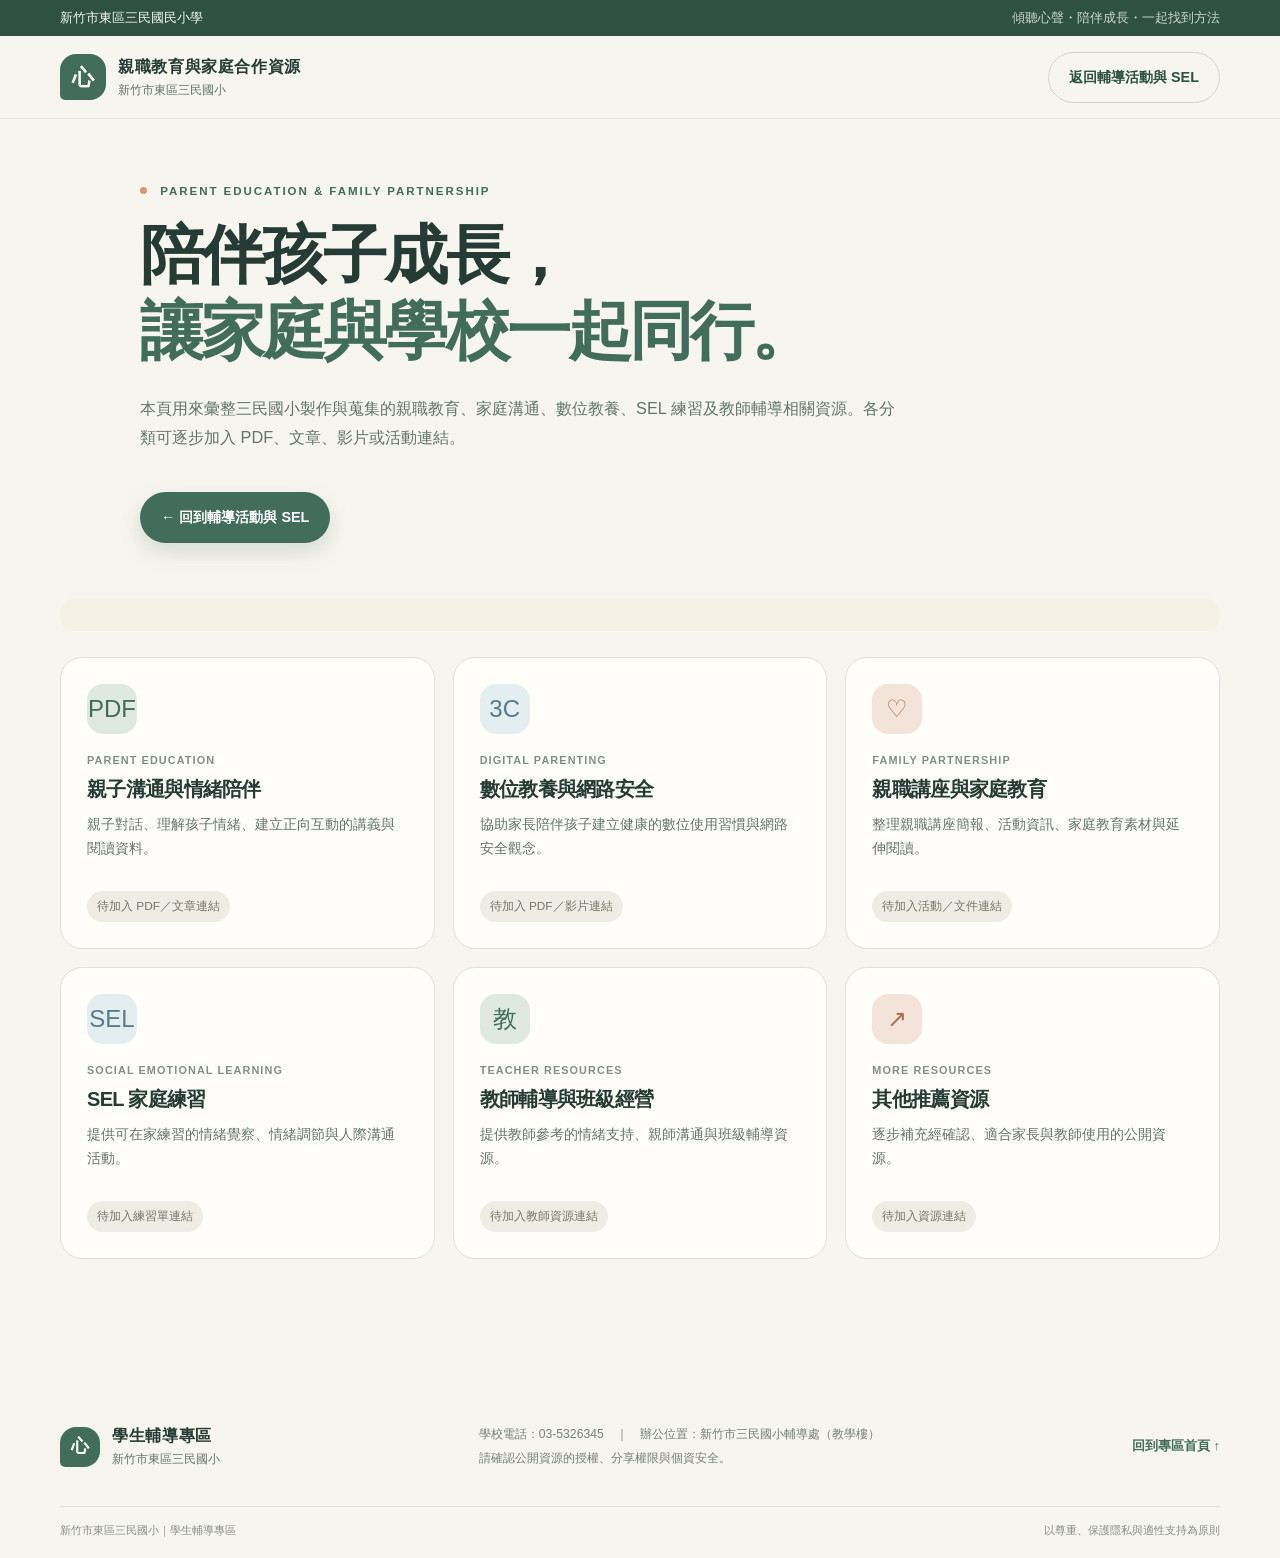
<file: parent-resources.html>
<!doctype html>
<html lang="zh-Hant">
<head>
  <meta charset="utf-8">
  <meta name="viewport" content="width=device-width, initial-scale=1">
  <meta name="description" content="親職教育與家庭合作資源｜新竹市東區三民國小學生輔導專區">
  <meta name="theme-color" content="#f7f5ef">
  <title>親職教育與家庭合作資源｜新竹市東區三民國小</title>
  <link rel="stylesheet" href="styles.css">
  <style>
    .portal-hero { padding: 62px 0 38px; }
    .portal-hero .container { max-width: 1000px; }
    .portal-intro { max-width: 760px; color: var(--muted); font-size: 1.02rem; }
    .portal-note { padding: 16px 20px; border-radius: 14px; background: #f5f1e4; color: #6e644b; font-size: .84rem; margin: 0 0 26px; }
    .portal-grid { display: grid; grid-template-columns: repeat(3, minmax(0, 1fr)); gap: 18px; padding-bottom: 78px; }
    .portal-card { display:flex; flex-direction:column; padding: 26px; border: 1px solid var(--line); border-radius: var(--radius); background: var(--white); min-height: 260px; }
    .portal-card h2 { font-size: 1.25rem; margin-bottom: 10px; }
    .portal-card p:not(.card-kicker) { color: var(--muted); font-size: .88rem; }
    .portal-links { margin-top:auto; padding-top:16px; }
    .portal-placeholder { display:inline-block; padding:5px 10px; border-radius:999px; background:#eeece4; color:#7a7565; font-size:.74rem; }
    .portal-back { margin-top: 24px; }
    @media (max-width: 800px) { .portal-grid { grid-template-columns: 1fr; } .portal-hero { padding-top: 42px; } }
  </style>
</head>
<body>
  <a class="skip-link" href="#main">跳至主要內容</a>
  <div class="utility-bar"><div class="container utility-inner"><span>新竹市東區三民國民小學</span><span class="utility-note">傾聽心聲・陪伴成長・一起找到方法</span></div></div>
  <header class="site-header">
    <div class="container header-inner">
      <a class="brand" href="index.html#home" aria-label="學生輔導專區首頁">
        <span class="brand-mark" aria-hidden="true">心</span>
        <span class="brand-copy"><strong>親職教育與家庭合作資源</strong><small>新竹市東區三民國小</small></span>
      </a>
      <a class="button button-secondary" href="index.html#activities">返回輔導活動與 SEL</a>
    </div>
  </header>
  <main id="main">
    <section class="portal-hero">
      <div class="container">
        <p class="eyebrow"><span class="eyebrow-dot"></span> PARENT EDUCATION & FAMILY PARTNERSHIP</p>
        <h1>陪伴孩子成長，<br><span>讓家庭與學校一起同行。</span></h1>
        <p class="portal-intro">本頁用來彙整三民國小製作與蒐集的親職教育、家庭溝通、數位教養、SEL 練習及教師輔導相關資源。各分類可逐步加入 PDF、文章、影片或活動連結。</p>
        <a class="button button-primary portal-back" href="index.html#activities">← 回到輔導活動與 SEL</a>
      </div>
    </section>
    <section class="section-tight">
      <div class="container">
        <div class="portal-note"></div>
        <div class="portal-grid">
          <article class="portal-card">
            <div class="resource-icon icon-green">PDF</div>
            <p class="card-kicker">PARENT EDUCATION</p>
            <h2>親子溝通與情緒陪伴</h2>
            <p>親子對話、理解孩子情緒、建立正向互動的講義與閱讀資料。</p>
            <div class="portal-links">
              <span class="portal-placeholder">待加入 PDF／文章連結</span>
            </div>
          </article>

          <article class="portal-card">
            <div class="resource-icon icon-blue">3C</div>
            <p class="card-kicker">DIGITAL PARENTING</p>
            <h2>數位教養與網路安全</h2>
            <p>協助家長陪伴孩子建立健康的數位使用習慣與網路安全觀念。</p>
            <div class="portal-links">
              <span class="portal-placeholder">待加入 PDF／影片連結</span>
            </div>
          </article>

          <article class="portal-card">
            <div class="resource-icon icon-peach">♡</div>
            <p class="card-kicker">FAMILY PARTNERSHIP</p>
            <h2>親職講座與家庭教育</h2>
            <p>整理親職講座簡報、活動資訊、家庭教育素材與延伸閱讀。</p>
            <div class="portal-links">
              <span class="portal-placeholder">待加入活動／文件連結</span>
            </div>
          </article>

          <article class="portal-card">
            <div class="resource-icon icon-blue">SEL</div>
            <p class="card-kicker">SOCIAL EMOTIONAL LEARNING</p>
            <h2>SEL 家庭練習</h2>
            <p>提供可在家練習的情緒覺察、情緒調節與人際溝通活動。</p>
            <div class="portal-links">
              <span class="portal-placeholder">待加入練習單連結</span>
            </div>
          </article>

          <article class="portal-card">
            <div class="resource-icon icon-green">教</div>
            <p class="card-kicker">TEACHER RESOURCES</p>
            <h2>教師輔導與班級經營</h2>
            <p>提供教師參考的情緒支持、親師溝通與班級輔導資源。</p>
            <div class="portal-links">
              <span class="portal-placeholder">待加入教師資源連結</span>
            </div>
          </article>

          <article class="portal-card">
            <div class="resource-icon icon-peach">↗</div>
            <p class="card-kicker">MORE RESOURCES</p>
            <h2>其他推薦資源</h2>
            <p>逐步補充經確認、適合家長與教師使用的公開資源。</p>
            <div class="portal-links">
              <span class="portal-placeholder">待加入資源連結</span>
            </div>
          </article>
        </div>
      </div>
    </section>
  </main>
  <footer class="site-footer">
    <div class="container footer-main">
      <div class="footer-brand"><span class="brand-mark" aria-hidden="true">心</span><div><strong>學生輔導專區</strong><small>新竹市東區三民國小</small></div></div>
      <div class="footer-info"><p>學校電話：03-5326345　｜　辦公位置：新竹市三民國小輔導處（教學樓）</p><p>請確認公開資源的授權、分享權限與個資安全。</p></div>
      <a class="back-top" href="index.html#home">回到專區首頁 ↑</a>
    </div>
    <div class="container footer-bottom"><span>新竹市東區三民國小｜學生輔導專區</span><span>以尊重、保護隱私與適性支持為原則</span></div>
  </footer>
</body>
</html>
</file>
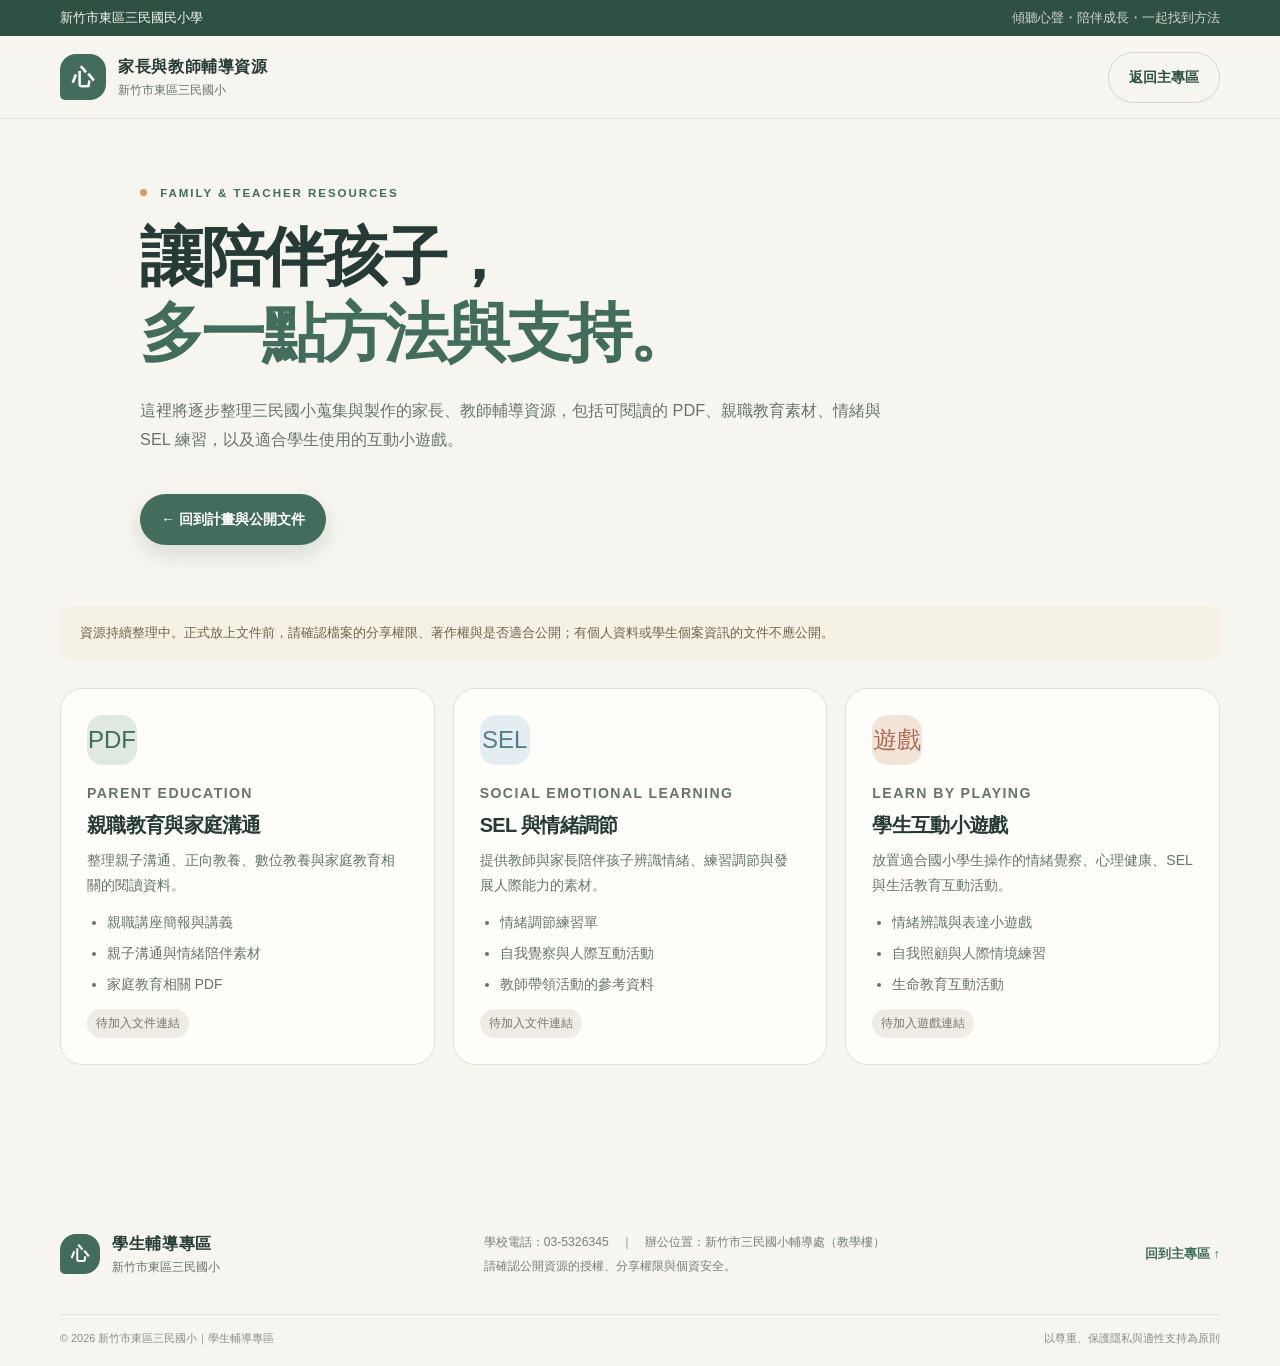
<file: resources.html>
<!doctype html>
<html lang="zh-Hant">
<head>
  <meta charset="utf-8">
  <meta name="viewport" content="width=device-width, initial-scale=1">
  <meta name="description" content="三民國小家長與教師輔導資源專區，整理可使用的輔導 PDF、親職資源與互動小遊戲。">
  <meta name="theme-color" content="#f7f5ef">
  <title>家長與教師輔導資源｜新竹市東區三民國小</title>
  <link rel="stylesheet" href="styles.css">
  <style>
    .resource-portal-hero { padding: 64px 0 42px; }
    .resource-portal-hero .container { max-width: 1000px; }
    .portal-intro { max-width: 760px; color: var(--muted); font-size: 1.02rem; }
    .portal-groups { display: grid; grid-template-columns: repeat(3, minmax(0, 1fr)); gap: 18px; padding-bottom: 80px; }
    .portal-card { padding: 26px; border: 1px solid var(--line); border-radius: var(--radius); background: var(--white); }
    .portal-card .resource-icon { margin-bottom: 16px; }
    .portal-card h2 { font-size: 1.25rem; margin-bottom: 10px; }
    .portal-card p { color: var(--muted); font-size: .88rem; }
    .portal-card ul { margin: 14px 0 0; padding-left: 20px; color: var(--muted); font-size: .86rem; }
    .portal-card li { margin: 7px 0; }
    .portal-note { padding: 16px 20px; border-radius: 14px; background: #f5f1e4; color: #6e644b; font-size: .84rem; margin: 0 0 28px; }
    .portal-placeholder { display: inline-block; margin-top: 5px; padding: 4px 9px; border-radius: 999px; background: #eeece4; color: #7a7565; font-size: .72rem; }
    .portal-back { margin-top: 24px; display: inline-flex; }
    @media (max-width: 800px) { .portal-groups { grid-template-columns: 1fr; } .resource-portal-hero { padding-top: 42px; } }
  </style>
</head>
<body>
  <a class="skip-link" href="#main">跳至主要內容</a>
  <div class="utility-bar">
    <div class="container utility-inner">
      <span>新竹市東區三民國民小學</span>
      <span class="utility-note">傾聽心聲・陪伴成長・一起找到方法</span>
    </div>
  </div>
  <header class="site-header">
    <div class="container header-inner">
      <a class="brand" href="index.html#home" aria-label="學生輔導專區首頁">
        <span class="brand-mark" aria-hidden="true">心</span>
        <span class="brand-copy"><strong>家長與教師輔導資源</strong><small>新竹市東區三民國小</small></span>
      </a>
      <a class="button button-secondary" href="index.html#system">返回主專區</a>
    </div>
  </header>
  <main id="main">
    <section class="resource-portal-hero">
      <div class="container">
        <p class="eyebrow"><span class="eyebrow-dot"></span> FAMILY & TEACHER RESOURCES</p>
        <h1>讓陪伴孩子，<br><span>多一點方法與支持。</span></h1>
        <p class="portal-intro">這裡將逐步整理三民國小蒐集與製作的家長、教師輔導資源，包括可閱讀的 PDF、親職教育素材、情緒與 SEL 練習，以及適合學生使用的互動小遊戲。</p>
        <a class="button button-primary portal-back" href="index.html#system">← 回到計畫與公開文件</a>
      </div>
    </section>
    <section class="section-tight">
      <div class="container">
        <div class="portal-note">資源持續整理中。正式放上文件前，請確認檔案的分享權限、著作權與是否適合公開；有個人資料或學生個案資訊的文件不應公開。</div>
        <div class="portal-groups">
          <article class="portal-card">
            <div class="resource-icon icon-green">PDF</div>
            <p class="card-kicker">PARENT EDUCATION</p>
            <h2>親職教育與家庭溝通</h2>
            <p>整理親子溝通、正向教養、數位教養與家庭教育相關的閱讀資料。</p>
            <ul><li>親職講座簡報與講義</li><li>親子溝通與情緒陪伴素材</li><li>家庭教育相關 PDF</li></ul>
            <span class="portal-placeholder">待加入文件連結</span>
          </article>
          <article class="portal-card">
            <div class="resource-icon icon-blue">SEL</div>
            <p class="card-kicker">SOCIAL EMOTIONAL LEARNING</p>
            <h2>SEL 與情緒調節</h2>
            <p>提供教師與家長陪伴孩子辨識情緒、練習調節與發展人際能力的素材。</p>
            <ul><li>情緒調節練習單</li><li>自我覺察與人際互動活動</li><li>教師帶領活動的參考資料</li></ul>
            <span class="portal-placeholder">待加入文件連結</span>
          </article>
          <article class="portal-card">
            <div class="resource-icon icon-peach">遊戲</div>
            <p class="card-kicker">LEARN BY PLAYING</p>
            <h2>學生互動小遊戲</h2>
            <p>放置適合國小學生操作的情緒覺察、心理健康、SEL 與生活教育互動活動。</p>
            <ul><li>情緒辨識與表達小遊戲</li><li>自我照顧與人際情境練習</li><li>生命教育互動活動</li></ul>
            <span class="portal-placeholder">待加入遊戲連結</span>
          </article>
        </div>
      </div>
    </section>
  </main>
  <footer class="site-footer">
    <div class="container footer-main">
      <div class="footer-brand"><span class="brand-mark" aria-hidden="true">心</span><div><strong>學生輔導專區</strong><small>新竹市東區三民國小</small></div></div>
      <div class="footer-info"><p>學校電話：03-5326345　｜　辦公位置：新竹市三民國小輔導處（教學樓）</p><p>請確認公開資源的授權、分享權限與個資安全。</p></div>
      <a class="back-top" href="index.html#home">回到主專區 ↑</a>
    </div>
    <div class="container footer-bottom"><span>© <span id="currentYear"></span> 新竹市東區三民國小｜學生輔導專區</span><span>以尊重、保護隱私與適性支持為原則</span></div>
  </footer>
  <script>
    document.getElementById("currentYear").textContent = new Date().getFullYear();
  </script>
</body>
</html>
</file>
<file: styles.css>
:root {
  --paper: #f7f5ef;
  --paper-deep: #efede4;
  --white: #fffefa;
  --ink: #263b35;
  --muted: #65746d;
  --green: #426c5b;
  --green-dark: #2e5144;
  --sage: #dfe9df;
  --blue: #e4edf0;
  --peach: #f4e3d8;
  --lavender: #eae5f0;
  --yellow: #f5edcf;
  --line: #dce1d9;
  --shadow: 0 18px 55px rgba(41, 61, 50, .08);
  --radius: 22px;
}
* { box-sizing: border-box; }
html { scroll-behavior: smooth; scroll-padding-top: 95px; }
body { margin: 0; color: var(--ink); background: var(--paper); font-family: "Noto Sans TC", "PingFang TC", "Microsoft JhengHei", sans-serif; line-height: 1.75; }
a { color: inherit; }
button { font: inherit; }
.container { width: min(1160px, calc(100% - 40px)); margin-inline: auto; }
.sr-only { position: absolute; width: 1px; height: 1px; padding: 0; margin: -1px; overflow: hidden; clip: rect(0,0,0,0); white-space: nowrap; border: 0; }
.skip-link { position: absolute; top: -60px; left: 12px; z-index: 1000; background: var(--ink); color: white; padding: 10px 16px; border-radius: 8px; }
.skip-link:focus { top: 12px; }
.utility-bar { background: var(--green-dark); color: #f4f6ee; font-size: .8rem; }
.utility-inner { display: flex; justify-content: space-between; gap: 18px; padding-block: 7px; }
.utility-note { opacity: .8; }
.site-header { position: sticky; top: 0; z-index: 100; background: rgba(247,245,239,.93); backdrop-filter: blur(14px); border-bottom: 1px solid rgba(220,225,217,.8); }
.header-inner { display: flex; align-items: center; justify-content: space-between; gap: 24px; min-height: 82px; }
.brand, .footer-brand { display: flex; align-items: center; gap: 12px; text-decoration: none; }
.brand-mark { display: grid; place-items: center; width: 46px; height: 46px; border-radius: 16px 16px 16px 5px; color: white; background: var(--green); font-size: 1.35rem; font-weight: 800; }
.brand-copy { display: grid; line-height: 1.4; }
.brand-copy strong, .footer-brand strong { font-size: 1rem; letter-spacing: .04em; }
.brand-copy small, .footer-brand small { color: var(--muted); font-size: .75rem; margin-top: 4px; }
.primary-nav { display: flex; align-items: center; gap: clamp(12px, 2vw, 28px); }
.primary-nav a { text-decoration: none; font-size: .88rem; color: #4d5f56; padding: 9px 0; border-bottom: 2px solid transparent; transition: color .2s, border-color .2s; }
.primary-nav a:hover, .primary-nav a:focus-visible { color: var(--green-dark); border-color: var(--green); }
.menu-toggle { display: none; border: 1px solid var(--line); background: var(--white); border-radius: 12px; padding: 8px 12px; color: var(--ink); }
.section { padding: 96px 0; }
.section-tight { padding: 18px 0 50px; }
.hero { padding: 78px 0 60px; overflow: hidden; }
.hero-grid { display: grid; grid-template-columns: 1.03fr .97fr; align-items: center; gap: 52px; }
.eyebrow { color: var(--green); font-size: .72rem; font-weight: 800; letter-spacing: .17em; margin: 0 0 15px; }
.eyebrow-dot { display: inline-block; width: 7px; height: 7px; background: #d39a72; border-radius: 50%; margin-right: 8px; vertical-align: 1px; }
h1, h2, h3, p { margin-top: 0; }
h1 { font-size: clamp(2.6rem, 5vw, 4.45rem); line-height: 1.2; letter-spacing: -.045em; margin-bottom: 24px; }
h1 span { color: var(--green); }
.hero-lead { max-width: 560px; color: #5c6c63; font-size: 1.04rem; line-height: 1.95; }
.hero-actions { display: flex; flex-wrap: wrap; gap: 12px; margin-top: 30px; }
.button { display: inline-flex; align-items: center; justify-content: center; gap: 10px; padding: 12px 20px; border-radius: 999px; text-decoration: none; font-weight: 700; font-size: .9rem; border: 1px solid transparent; transition: transform .2s, background .2s; }
.button:hover { transform: translateY(-2px); }
.button-primary { background: var(--green); color: white; box-shadow: 0 9px 22px rgba(66,108,91,.18); }
.button-primary:hover { background: var(--green-dark); }
.button-secondary { background: transparent; border-color: #cbd6cc; color: var(--green-dark); }
.small-note { color: #7a857d; font-size: .75rem; margin-top: 22px; max-width: 500px; }
.hero-art { position: relative; min-height: 430px; border-radius: 46% 46% 28px 28px; background: #e8eee4; overflow: hidden; isolation: isolate; }
.sun { position: absolute; width: 190px; height: 190px; background: #f2d9a7; border-radius: 50%; top: 42px; right: 58px; }
.hill { position: absolute; width: 130%; height: 220px; border-radius: 50% 50% 0 0; left: -15%; }
.hill-back { background: #cadbce; bottom: -64px; transform: rotate(-8deg); }
.hill-front { background: #b3cdb9; bottom: -115px; left: -5%; transform: rotate(8deg); }
.floating-card { position: absolute; z-index: 4; display: flex; align-items: center; gap: 9px; background: rgba(255,254,250,.92); border: 1px solid rgba(255,255,255,.9); border-radius: 14px; padding: 10px 14px; box-shadow: var(--shadow); font-size: .77rem; font-weight: 700; }
.card-one { top: 80px; left: 20px; transform: rotate(-4deg); }
.card-two { right: 16px; bottom: 78px; transform: rotate(3deg); }
.mini-icon { display: grid; place-items: center; width: 26px; height: 26px; background: var(--peach); color: #a8664c; border-radius: 9px; font-size: 1rem; }
.people { position: absolute; z-index: 3; bottom: 20px; left: 50%; transform: translateX(-50%); display: flex; align-items: flex-end; gap: 8px; }
.person { position: relative; width: 112px; height: 190px; }
.person .face { position: absolute; width: 66px; height: 76px; border-radius: 45% 45% 48% 48%; top: 30px; left: 23px; background: #d99f7d; z-index: 2; }
.person .hair { position: absolute; width: 72px; height: 57px; border-radius: 50% 50% 30% 25%; top: 22px; left: 20px; background: #4b4038; z-index: 3; transform: rotate(-5deg); }
.person .body { position: absolute; width: 105px; height: 105px; bottom: 0; left: 4px; border-radius: 38px 38px 12px 12px; background: #668c79; }
.person.adult { height: 230px; }
.person.adult .face { width: 74px; height: 84px; left: 20px; top: 32px; background: #e1ae8d; }
.person.adult .hair { width: 80px; height: 50px; left: 16px; top: 20px; background: #53433a; }
.person.adult .body { width: 112px; height: 125px; background: #e4a47f; }
.person.child .face { background: #edc09b; }
.person.child .hair { background: #473a32; border-radius: 50% 45% 28% 30%; }
.person.child .body { background: #819fb0; width: 96px; }
.art-caption {
  position: absolute;
  z-index: 5;
  left: 22px;
  top: 48%;
  bottom: auto;
  max-width: 180px;
  padding: 12px 15px;
  border-radius: 14px;
  background: rgba(255, 254, 250, .88);
  box-shadow: 0 8px 24px rgba(41, 61, 50, .08);
  color: #365447;
  font-size: .82rem;
  font-weight: 800;
  line-height: 1.6;
}
.plant { position: absolute; z-index: 2; bottom: 8px; width: 55px; height: 90px; }
.plant-left { left: 18px; }.plant-right { right: 24px; transform: scale(.8); }
.plant b { position: absolute; bottom: 0; left: 26px; width: 3px; height: 65px; background: #668c70; }
.plant i { position: absolute; display: block; width: 26px; height: 43px; background: #6d9678; border-radius: 100% 0 100% 0; transform: rotate(-30deg); bottom: 30px; left: 4px; }
.plant i:nth-child(2) { left: 25px; bottom: 48px; transform: rotate(30deg) scaleX(-1); }
.quick-grid { display: grid; grid-template-columns: repeat(4, 1fr); gap: 14px; }
.quick-card { display: flex; align-items: center; gap: 12px; min-width: 0; padding: 18px 15px; border: 1px solid var(--line); background: rgba(255,254,250,.72); border-radius: 17px; text-decoration: none; transition: transform .2s, box-shadow .2s; }
.quick-card:hover { transform: translateY(-3px); box-shadow: var(--shadow); }
.quick-card > span:nth-child(2) { flex: 1; min-width: 0; }
.quick-card strong, .quick-card small { display: block; }
.quick-card strong { font-size: .87rem; }
.quick-card small { color: var(--muted); font-size: .72rem; margin-top: 3px; }
.quick-card > b { color: #87958b; font-weight: 400; }
.quick-icon { flex: 0 0 42px; width: 42px; height: 42px; display: grid; place-items: center; border-radius: 13px; font-size: 1.3rem; }
.sage { background: var(--sage); }.blue { background: var(--blue); }.peach { background: var(--peach); }.lavender { background: var(--lavender); }
.mood-section { background: #eef1e9; }
.two-col { display: grid; grid-template-columns: 1fr 1fr; gap: 70px; align-items: center; }
h2 { font-size: clamp(2rem, 3.4vw, 3rem); letter-spacing: -.035em; line-height: 1.25; margin-bottom: 17px; }
.section-lead { max-width: 480px; color: var(--muted); margin-bottom: 28px; }
.mood-options { display: grid; grid-template-columns: repeat(5, minmax(0, 1fr)); gap: 8px; }
.mood-option { display: flex; flex-direction: column; align-items: center; gap: 8px; padding: 14px 5px 12px; border: 1px solid #d9e1d8; border-radius: 16px; background: rgba(255,254,250,.75); color: var(--ink); cursor: pointer; transition: transform .2s, border-color .2s, background .2s; }
.mood-option span { font-size: 1.75rem; }
.mood-option strong { font-size: .77rem; }
.mood-option:hover { transform: translateY(-3px); }
.mood-option[aria-pressed="true"] { border-color: var(--green); background: white; box-shadow: 0 0 0 2px rgba(66,108,91,.12); }
.privacy-note { margin: 16px 0 0; font-size: .75rem; color: #6e7c72; }
.mood-result { position: relative; padding: 38px 38px 32px; min-height: 310px; background: var(--white); border: 1px solid #e0e4dc; border-radius: 26px; box-shadow: var(--shadow); overflow: hidden; }
.result-sparkle { position: absolute; right: 28px; top: 16px; font-size: 2.8rem; color: #d6b27a; }
.result-label { color: var(--green); font-weight: 800; font-size: .75rem; letter-spacing: .08em; }
.mood-result h3 { font-size: 1.6rem; margin: 12px 0; line-height: 1.4; }
.mood-result p:not(.result-label) { color: var(--muted); font-size: .92rem; }
.breathing-line { display: flex; gap: 8px; margin-top: 24px; }
.breathing-line span { width: 30px; height: 5px; border-radius: 10px; background: #dce9dc; }
.breathing-line span:nth-child(2) { width: 50px; background: #b5cfba; }
.breathing-line span:nth-child(3) { background: #e9d7b5; }
.section-heading { display: flex; justify-content: space-between; align-items: end; gap: 40px; margin-bottom: 34px; }
.section-heading > p { max-width: 440px; color: var(--muted); margin-bottom: 7px; }
.team-section { background: var(--white); }
.notice-box { display: flex; gap: 12px; padding: 14px 18px; background: #f5f1e4; border: 1px solid #e9e0c9; border-radius: 14px; margin-bottom: 24px; color: #6e644b; font-size: .83rem; }
.notice-box p { margin: 0; }
.team-grid { display: grid; grid-template-columns: repeat(3, 1fr); gap: 16px; }
.team-card { padding: 25px; border: 1px solid #e4e8e1; border-radius: var(--radius); background: #fffefa; transition: transform .2s, box-shadow .2s; }
.team-card:hover { transform: translateY(-3px); box-shadow: var(--shadow); }
.avatar { display: grid; place-items: center; width: 58px; height: 58px; border-radius: 19px; font-size: 1.25rem; font-weight: 800; margin-bottom: 19px; }
.avatar-green { background: var(--sage); color: #456d57; }.avatar-blue { background: var(--blue); color: #4e7882; }.avatar-peach { background: var(--peach); color: #a46b4c; }.avatar-lavender { background: var(--lavender); color: #75688e; }.avatar-yellow { background: var(--yellow); color: #8d7942; }
.card-kicker { color: #809086; font-size: .68rem; font-weight: 800; letter-spacing: .1em; margin-bottom: 7px; }
.team-card h3, .resource-card h3 { margin-bottom: 10px; font-size: 1.22rem; }
.team-card > p:not(.card-kicker) { color: var(--muted); font-size: .86rem; min-height: 72px; }
.card-meta { display: flex; flex-direction: column; gap: 3px; border-top: 1px solid #edf0e9; padding-top: 13px; color: #66776b; font-size: .76rem; }
.team-card-contact { background: #f0f4ed; }
.contact-symbol { display: grid; place-items: center; width: 58px; height: 58px; background: white; border-radius: 19px; color: var(--green); font-size: 1.5rem; margin-bottom: 19px; }
.system-section { background: var(--paper); }
.tier-grid { display: grid; grid-template-columns: repeat(3, 1fr); gap: 16px; }
.tier-card { position: relative; padding: 28px; border-radius: var(--radius); overflow: hidden; }
.tier-one { background: #e3ece1; }.tier-two { background: #e5edf0; }.tier-three { background: #f1e6dc; }
.tier-number { position: absolute; top: 13px; right: 22px; font-size: 3.2rem; font-weight: 900; color: rgba(47,76,59,.1); line-height: 1; }
.tier-label { font-size: .75rem; font-weight: 800; color: var(--green); margin-bottom: 9px; }
.tier-card h3 { font-size: 1.25rem; margin-bottom: 13px; }
.tier-card > p:not(.tier-label) { font-size: .86rem; color: #5d6c63; min-height: 98px; }
.tier-card ul { padding-left: 19px; color: #52665a; font-size: .82rem; margin-bottom: 0; }
.tier-card li { margin: 5px 0; }
.documents-panel { display: grid; grid-template-columns: .75fr 1.25fr; gap: 38px; padding: 34px; margin-top: 28px; background: var(--white); border: 1px solid var(--line); border-radius: var(--radius); }
.documents-panel h3 { font-size: 1.35rem; margin-bottom: 8px; }
.documents-panel p:not(.eyebrow) { color: var(--muted); font-size: .85rem; }
.document-list { display: grid; gap: 10px; }
.document-row { display: flex; align-items: center; gap: 13px; padding: 12px; border-radius: 13px; background: #f7f7f1; }
.file-icon { display: grid; place-items: center; flex: 0 0 42px; height: 42px; background: #f1dfd7; color: #965d4a; border-radius: 10px; font-size: .65rem; font-weight: 900; }
.document-row > span:nth-child(2) { flex: 1; min-width: 0; }
.document-row strong, .document-row small { display: block; }
.document-row strong { font-size: .82rem; }.document-row small { color: var(--muted); font-size: .72rem; }
.status-pill, .coming-label { display: inline-block; padding: 3px 8px; border-radius: 99px; background: #eeece4; color: #7a7565; font-size: .68rem; white-space: nowrap; }
.activities-section { background: var(--white); }
.activity-grid { display: grid; grid-template-columns: repeat(3, 1fr); gap: 17px; }
.activity-card { overflow: hidden; border: 1px solid #e4e8e1; border-radius: var(--radius); background: #fffefa; }
.activity-illustration { height: 170px; display: grid; place-items: center; position: relative; overflow: hidden; }
.activity-sel .activity-illustration { background: #e3ece1; }.activity-family .activity-illustration { background: #f4e4d8; }.activity-life .activity-illustration { background: #e8e5f0; }
.illustration-face { display: grid; place-items: center; width: 100px; height: 100px; border-radius: 50%; background: #fff9e9; color: #527460; font-size: 4.5rem; line-height: 1; box-shadow: 0 12px 30px rgba(50,70,55,.08); }
.illustration-leaf { position: absolute; top: 25px; right: 30%; font-size: 2rem; color: #8ca78d; }
.family-heart { font-size: 6rem; color: #bc8069; line-height: 1; }.family-spark { position: absolute; top: 25px; right: 28%; color: #d8a15e; font-size: 2rem; }
.life-flower { font-size: 6rem; color: #7d7299; line-height: 1; }.life-sun { position: absolute; right: 27%; top: 23px; color: #d6b778; font-size: 2rem; }
.activity-content { padding: 23px; }.activity-content h3 { font-size: 1.15rem; margin-bottom: 10px; }.activity-content > p:not(.card-kicker) { color: var(--muted); font-size: .84rem; min-height: 90px; }
.text-link { display: inline-flex; gap: 8px; align-items: center; color: var(--green); font-size: .82rem; font-weight: 800; text-decoration: none; }
.text-link:hover { text-decoration: underline; }
.quote-band { display: flex; align-items: center; gap: 22px; position: relative; overflow: hidden; padding: 26px 32px; margin-top: 26px; background: #eef2e9; border-radius: 18px; }
.quote-mark { color: #8ca58e; font-family: Georgia, serif; font-size: 4rem; line-height: .8; }
.quote-band p { margin: 0 0 5px; font-size: 1.04rem; font-weight: 800; }.quote-band small { color: var(--muted); font-size: .8rem; }.quote-decoration { margin-left: auto; color: #c5b17e; font-size: 2.4rem; }
.resources-section { background: #f2f0e8; }
.safety-banner { display: flex; align-items: center; gap: 17px; padding: 20px 24px; border-radius: 18px; background: #e3ece1; margin-bottom: 24px; }
.safety-icon { display: grid; place-items: center; flex: 0 0 48px; height: 48px; border-radius: 15px; background: #fffefa; color: var(--green); font-size: 1.7rem; }
.safety-banner strong { font-size: 1rem; }.safety-banner p { margin: 3px 0 0; color: #5c6c62; font-size: .83rem; }
.resource-grid { display: grid; grid-template-columns: repeat(3, 1fr); gap: 16px; }
.resource-card { padding: 25px; border: 1px solid #e0e3da; border-radius: var(--radius); background: var(--white); }
.resource-icon { display: grid; place-items: center; width: 50px; height: 50px; border-radius: 16px; font-size: 1.5rem; margin-bottom: 17px; }
.icon-green { background: var(--sage); color: var(--green); }.icon-peach { background: var(--peach); color: #a96e52; }.icon-blue { background: var(--blue); color: #537e89; }
.resource-card > p:not(.card-kicker) { min-height: 95px; color: var(--muted); font-size: .84rem; }
.resource-disclaimer { margin: 20px 0 0; color: #7c8279; font-size: .75rem; }
.closing-section { background: var(--green-dark); color: #f9f8f1; overflow: hidden; }
.closing-inner { min-height: 310px; display: flex; align-items: center; justify-content: space-between; gap: 30px; position: relative; padding-block: 65px; }
.closing-inner > div:first-child { position: relative; z-index: 2; max-width: 570px; }
.closing-inner .eyebrow { color: #c9d9c9; }
.closing-inner h2 { font-size: clamp(2.2rem, 4vw, 3.2rem); }
.closing-inner p:not(.eyebrow) { color: #d4e0d5; max-width: 540px; }
.button-light { position: relative; z-index: 2; background: #f7f5ef; color: var(--green-dark); white-space: nowrap; }
.closing-orbit { position: absolute; border: 1px solid rgba(218,232,216,.18); border-radius: 50%; }
.orbit-one { width: 390px; height: 390px; right: 8%; top: -40px; }.orbit-two { width: 270px; height: 270px; right: 13%; top: 20px; }
.site-footer { background: #f7f5ef; }
.footer-main { display: grid; grid-template-columns: 1fr 1.6fr auto; align-items: center; gap: 28px; padding-block: 34px; }
.footer-brand .brand-mark { width: 40px; height: 40px; font-size: 1.1rem; }
.footer-brand > div { display: grid; line-height: 1.4; }
.footer-info { color: #758078; font-size: .76rem; }.footer-info p { margin: 3px 0; }
.back-top { text-decoration: none; font-size: .8rem; color: var(--green); font-weight: 800; white-space: nowrap; }
.footer-bottom { display: flex; justify-content: space-between; gap: 20px; border-top: 1px solid var(--line); padding-block: 14px 18px; color: #879087; font-size: .68rem; }
:focus-visible { outline: 3px solid #c18c5d; outline-offset: 3px; border-radius: 5px; }
@media (max-width: 980px) {
  .primary-nav { gap: 13px; }.primary-nav a { font-size: .79rem; }
  .hero-grid { gap: 30px; }.hero-art { min-height: 380px; }
  .quick-grid { grid-template-columns: repeat(2, 1fr); }
  .two-col { gap: 35px; }
  .team-grid { grid-template-columns: repeat(2, 1fr); }
  .tier-grid { grid-template-columns: 1fr; }.tier-card > p:not(.tier-label) { min-height: auto; }
  .documents-panel { grid-template-columns: 1fr; gap: 15px; }
}
@media (max-width: 720px) {
  .container { width: min(100% - 30px, 560px); }
  .utility-note { display: none; }
  .header-inner { min-height: 72px; }
  .menu-toggle { display: inline-flex; align-items: center; gap: 8px; }
  .primary-nav { display: none; position: absolute; top: 100%; left: 0; right: 0; padding: 12px 20px 18px; background: var(--paper); border-bottom: 1px solid var(--line); box-shadow: 0 12px 20px rgba(40,60,45,.06); }
  .primary-nav.is-open { display: grid; gap: 0; }
  .primary-nav a { padding: 12px 5px; font-size: .92rem; border-bottom: 1px solid #e4e8df; }
  .section { padding: 68px 0; }.hero { padding: 54px 0 38px; }
  .hero-grid, .two-col { grid-template-columns: 1fr; }
  .hero-grid { gap: 30px; }.hero-art { min-height: 350px; }
  h1 { font-size: clamp(2.5rem, 11vw, 3.7rem); }
  .quick-grid { gap: 9px; }.quick-card { padding: 13px 10px; gap: 8px; }.quick-icon { flex-basis: 34px; width: 34px; height: 34px; font-size: 1.05rem; }.quick-card strong { font-size: .78rem; }.quick-card small { font-size: .66rem; }
  .mood-options { gap: 5px; }.mood-option { padding: 12px 2px 10px; border-radius: 12px; }.mood-option span { font-size: 1.45rem; }.mood-option strong { font-size: .69rem; }
  .mood-result { padding: 30px 25px; min-height: auto; }
  .section-heading { display: block; margin-bottom: 25px; }.section-heading > p { margin-top: 12px; }
  .team-grid, .activity-grid, .resource-grid { grid-template-columns: 1fr; }
  .team-card > p:not(.card-kicker), .activity-content > p:not(.card-kicker), .resource-card > p:not(.card-kicker) { min-height: 0; }
  .tier-card { padding: 24px; }.documents-panel { padding: 22px; }
  .document-row { align-items: flex-start; flex-wrap: wrap; }.document-row > span:nth-child(2) { min-width: 60%; }
  .status-pill { margin-left: 55px; }
  .quote-band { padding: 22px 18px; gap: 13px; }.quote-band p { font-size: .93rem; }.quote-decoration { display: none; }
  .closing-inner { display: block; padding-block: 58px; }.closing-inner .button { margin-top: 10px; }.orbit-one { right: -210px; }.orbit-two { right: -140px; }
  .footer-main { grid-template-columns: 1fr; gap: 17px; }.footer-bottom { display: block; }.footer-bottom span { display: block; margin-top: 4px; }
}
@media (prefers-reduced-motion: reduce) {
  *, *::before, *::after { scroll-behavior: auto !important; transition-duration: .01ms !important; animation-duration: .01ms !important; }
}
</file>
